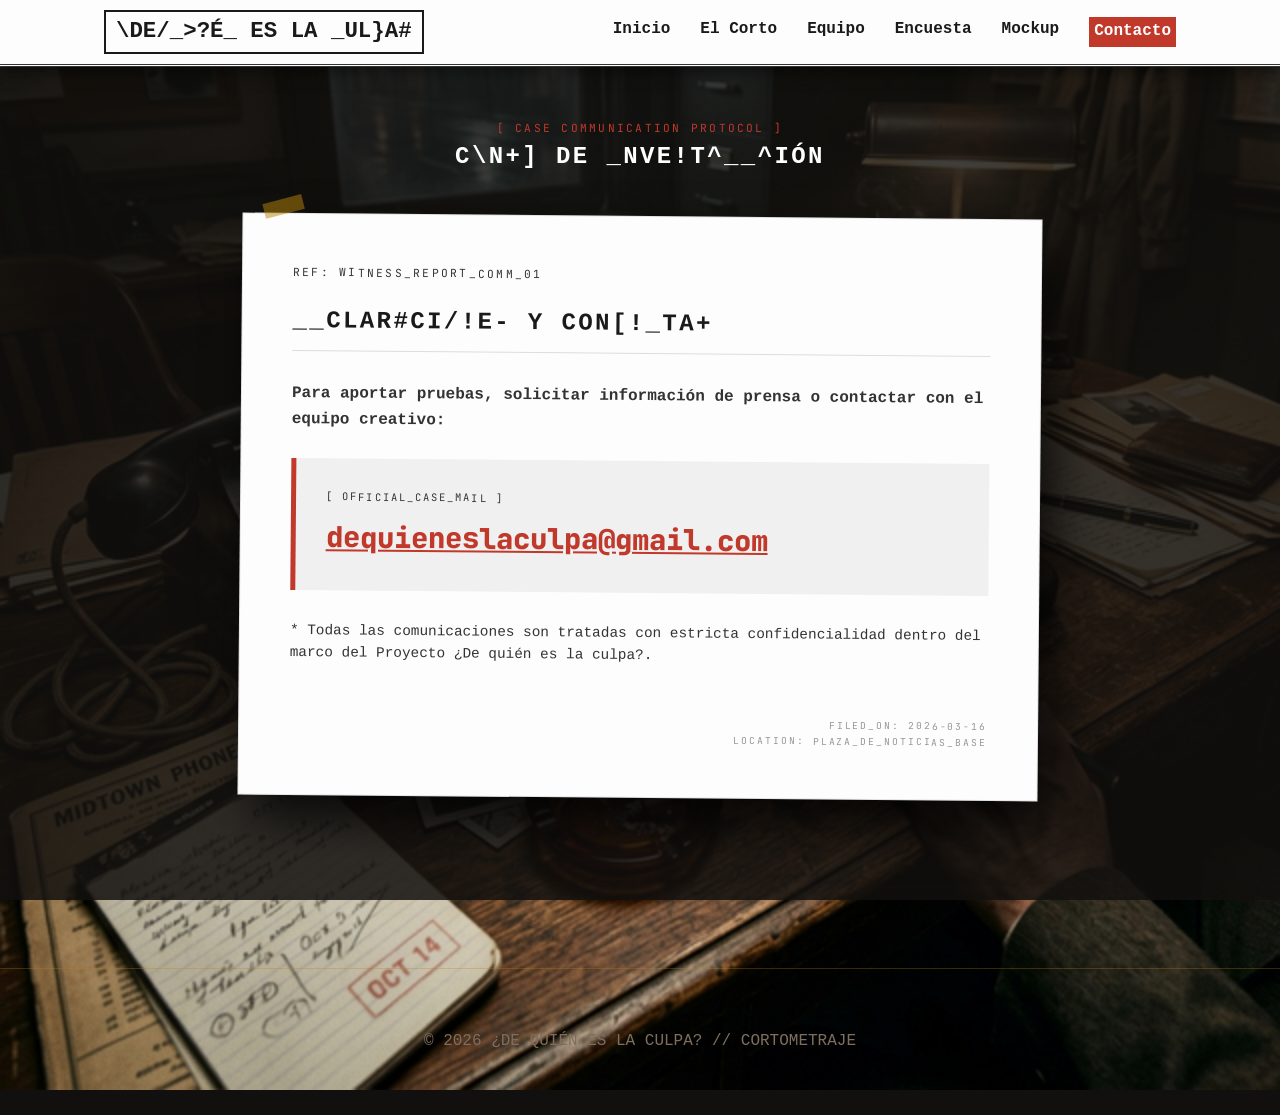
<file: contact.html>
<!DOCTYPE html>
<html lang="es">

<head>
    <meta charset="UTF-8">
    <meta name="viewport" content="width=device-width, initial-scale=1.0">
    <title>CONTACTO | ¿DE QUIÉN ES LA CULPA?</title>
    <link
        href="https://fonts.googleapis.com/css2?family=Poppins:wght@300;400;600;700&family=JetBrains+Mono:wght@400;500&display=swap"
        rel="stylesheet">
    <link rel="stylesheet" href="css/style.css">
</head>

<body class="page-contact">

    <nav>
        <div class="container">
            <a href="index.html" class="logo">¿DE QUIÉN ES LA CULPA?</a>
            <div class="nav-links">
                <a href="index.html">Inicio</a>
                <a href="about.html">El Corto</a>
                <a href="team.html">Equipo</a>
                <a href="survey.html">Encuesta</a>
                <a href="mockup.html">Mockup</a>
                <a href="contact.html" class="active">Contacto</a>
            </div>
        </div>
    </nav>

    <section class="container" style="padding: 120px 0;">
        <div style="max-width: 800px; margin: 0 auto;">
            <div style="text-align: center; margin-bottom: 40px;">
                <p class="label-mono" style="color: var(--accent-red);">[ Case Communication Protocol ]</p>
                <h1>CANAL DE INVESTIGACIÓN</h1>
            </div>

            <div class="document" style="text-align: left;">
                <p class="label-mono" style="color: #777; margin-bottom: 20px;">REF: WITNESS_REPORT_COMM_01</p>
                <h2 style="margin-bottom: 30px;">Declaraciones y Consultas</h2>

                <p style="margin-bottom: 25px; font-weight: 700;">
                    Para aportar pruebas, solicitar información de prensa o contactar con el equipo creativo:
                </p>

                <div
                    style="background: #f0f0f0; padding: 30px; border-left: 5px solid var(--accent-red); margin-bottom: 30px;">
                    <p class="label-mono" style="font-size: 0.65rem; color: #555; margin-bottom: 10px;">[
                        OFFICIAL_CASE_MAIL ]</p>
                    <a href="mailto:dequieneslaculpa@gmail.com"
                        style="font-size: 1.8rem; color: var(--accent-red); font-weight: 900; text-decoration: underline; font-family: var(--font-mono); word-break: break-all;">
                        dequieneslaculpa@gmail.com
                    </a>
                </div>

                <p style="font-size: 0.9rem; line-height: 1.5; color: #555;">
                    * Todas las comunicaciones son tratadas con estricta confidencialidad dentro del marco del Proyecto
                    ¿De quién es la culpa?.
                </p>

                <div style="margin-top: 50px; text-align: right; opacity: 0.5;">
                    <p class="label-mono" style="font-size: 0.6rem;">FILED_ON: 2026-03-16</p>
                    <p class="label-mono" style="font-size: 0.6rem;">LOCATION: PLAZA_DE_NOTICIAS_BASE</p>
                </div>
            </div>
        </div>
    </section>

    <footer>
        <div class="container">
            <p>&copy; 2026 ¿DE QUIÉN ES LA CULPA? // CORTOMETRAJE</p>
        </div>
    </footer>

    <script src="js/survey.js"></script>
    <script src="js/transitions.js"></script>
</body>

</html>
</file>
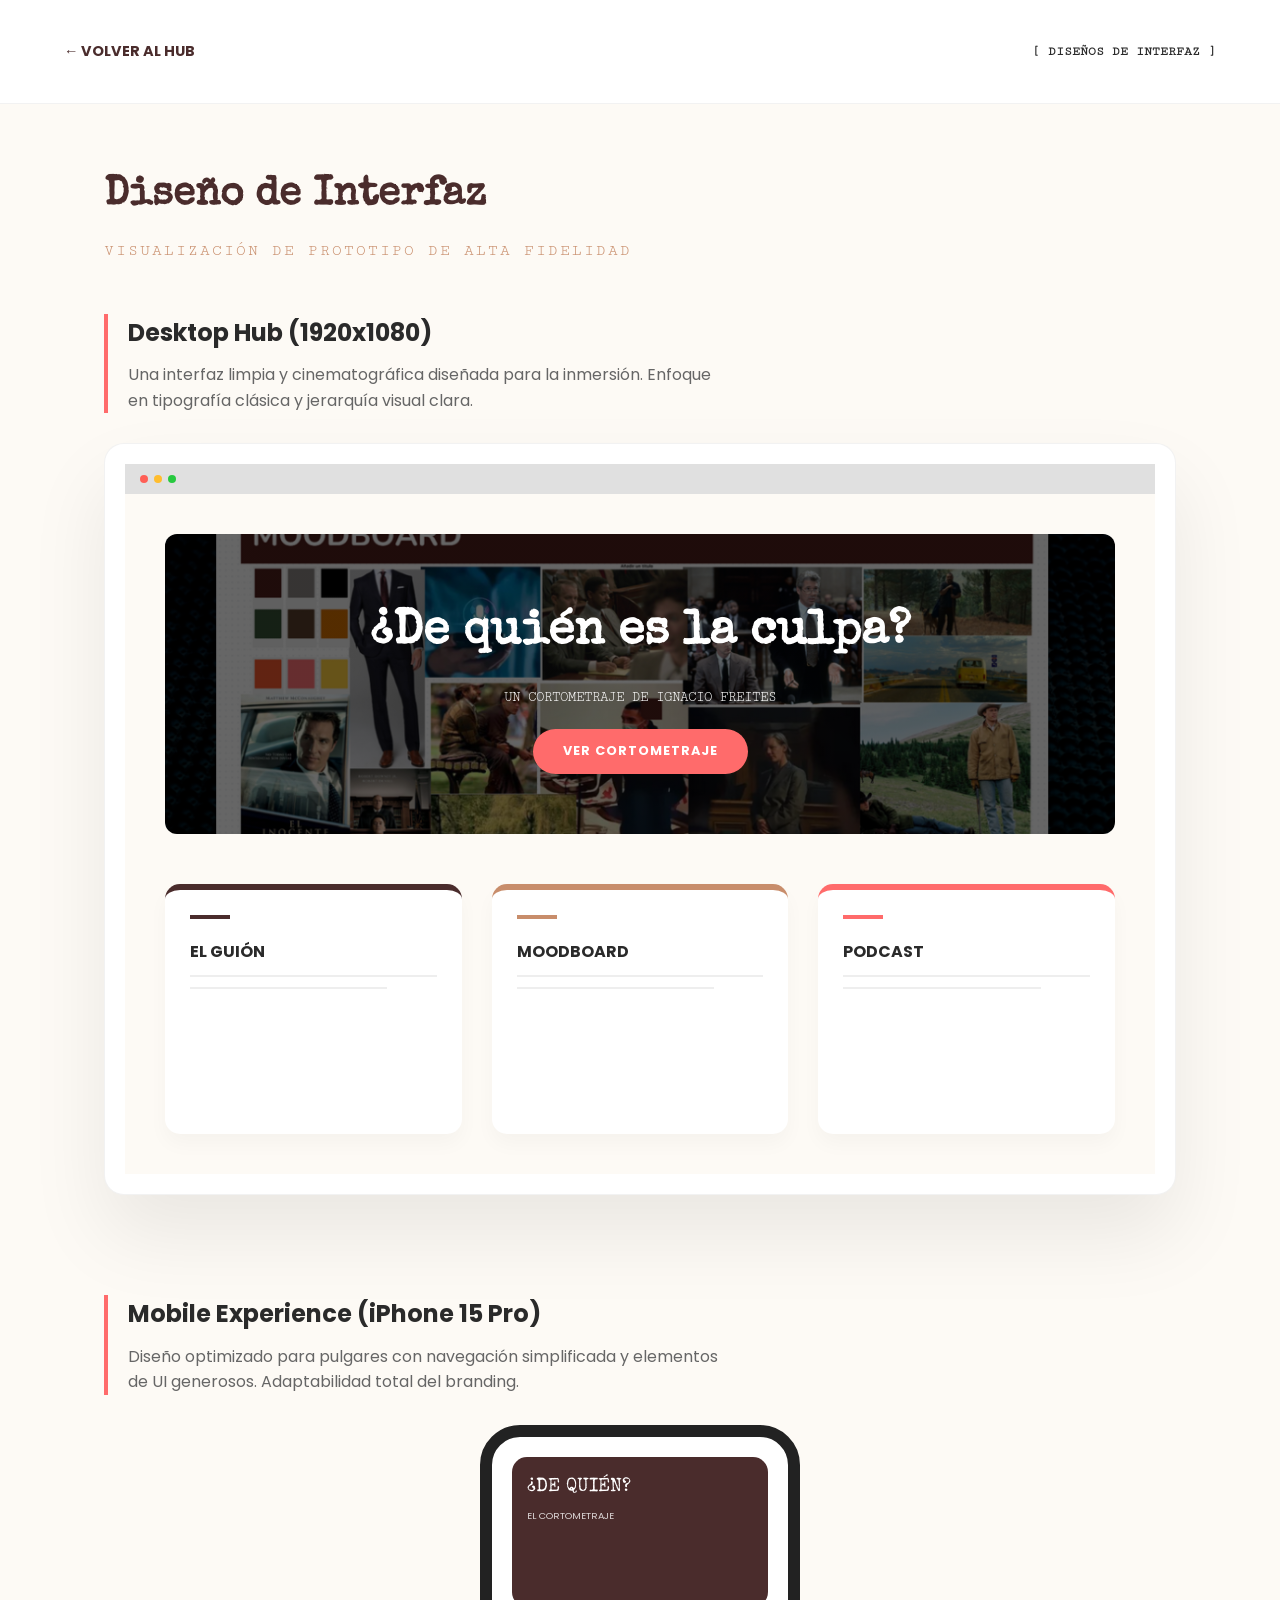
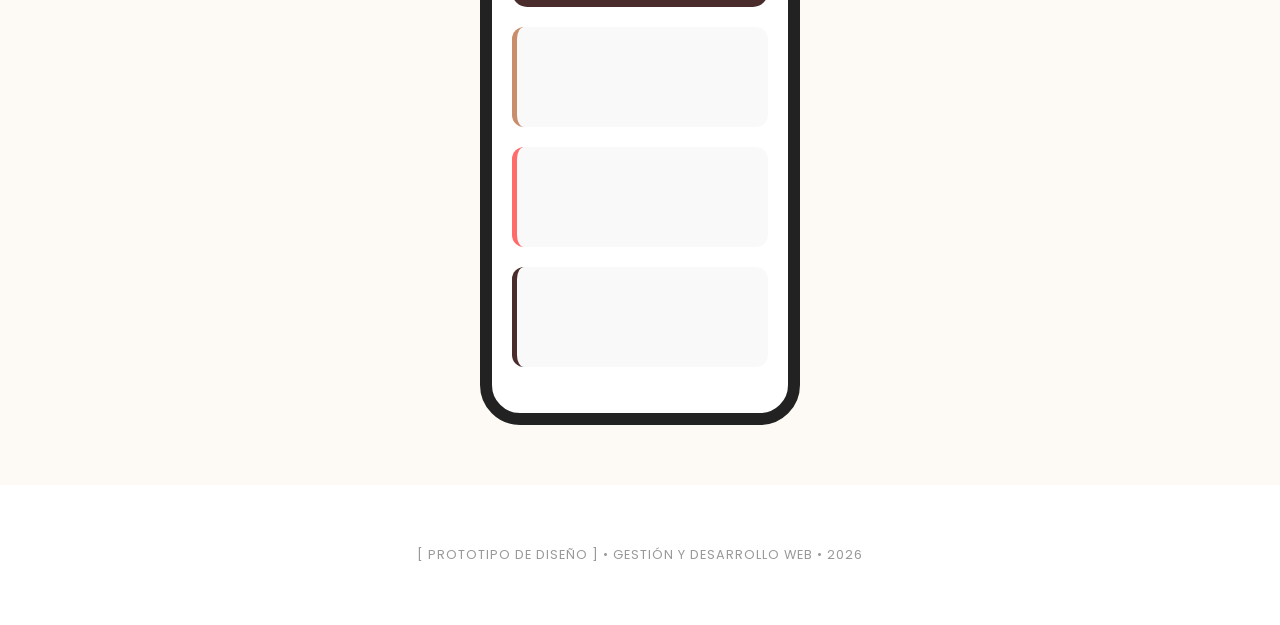
<file: disenos.html>
<!DOCTYPE html>
<html lang="es">

<head>
    <meta charset="UTF-8">
    <meta name="viewport" content="width=device-width, initial-scale=1.0">
    <title>Diseños de Prototipo | ¿De quién es la culpa?</title>
    <link
        href="https://fonts.googleapis.com/css2?family=Poppins:wght@300;400;600;700&family=Special+Elite&family=Cutive+Mono&display=swap"
        rel="stylesheet">
    <style>
        :root {
            --accent-vinotage: #4a2c2c;
            --accent-autumn: #c88d6b;
            --accent-coral: #ff6b6b;
            --bg-creme: #fdfaf5;
            --text-main: #2a2a2a;
        }

        * {
            margin: 0;
            padding: 0;
            box-sizing: border-box;
        }

        body {
            background-color: var(--bg-creme);
            color: var(--text-main);
            font-family: 'Poppins', sans-serif;
            line-height: 1.6;
            overflow-x: hidden;
        }

        .header {
            padding: 40px 5%;
            background: white;
            border-bottom: 1px solid rgba(0, 0, 0, 0.05);
            display: flex;
            justify-content: space-between;
            align-items: center;
        }

        .back-link {
            text-decoration: none;
            color: var(--accent-vinotage);
            font-weight: bold;
            display: flex;
            align-items: center;
            gap: 10px;
            font-size: 0.9rem;
            transition: transform 0.3s;
        }

        .back-link:hover {
            transform: translateX(-5px);
        }

        .container {
            max-width: 1200px;
            margin: 0 auto;
            padding: 60px 5%;
        }

        .section-title {
            font-family: 'Special Elite', cursive;
            font-size: 2.5rem;
            margin-bottom: 10px;
            color: var(--accent-vinotage);
        }

        .section-subtitle {
            font-family: 'Cutive Mono', monospace;
            color: var(--accent-autumn);
            text-transform: uppercase;
            letter-spacing: 2px;
            margin-bottom: 50px;
        }

        /* Design Showcase Grid */
        .design-showcase {
            display: flex;
            flex-direction: column;
            gap: 100px;
        }

        .design-item {
            opacity: 0;
            transform: translateY(30px);
            transition: all 0.8s ease-out;
        }

        .design-item.visible {
            opacity: 1;
            transform: translateY(0);
        }

        .design-info {
            margin-bottom: 30px;
            border-left: 4px solid var(--accent-coral);
            padding-left: 20px;
        }

        .design-info h2 {
            font-size: 1.5rem;
            margin-bottom: 10px;
        }

        .design-info p {
            color: #666;
            max-width: 600px;
        }

        /* Mockup Containers */
        .mockup-frame {
            background: white;
            border-radius: 20px;
            box-shadow: 0 40px 80px rgba(0, 0, 0, 0.08);
            border: 1px solid rgba(0, 0, 0, 0.05);
            padding: 20px;
            overflow: hidden;
        }

        .mockup-desktop {
            width: 100%;
            aspect-ratio: 16 / 9;
            background: #eee;
            border-radius: 10px;
            position: relative;
            display: flex;
            flex-direction: column;
        }

        .mockup-browser-bar {
            height: 30px;
            background: #e0e0e0;
            display: flex;
            align-items: center;
            padding: 0 15px;
            gap: 6px;
        }

        .dot {
            width: 8px;
            height: 8px;
            border-radius: 50%;
        }

        .red {
            background: #ff5f56;
        }

        .yellow {
            background: #ffbd2e;
        }

        .green {
            background: #27c93f;
        }

        .mockup-content {
            flex-grow: 1;
            background: var(--bg-creme);
            padding: 40px;
            overflow: hidden;
        }

        /* Actual Design Elements within Mockups */
        .hero-design {
            height: 300px;
            background: linear-gradient(rgba(0, 0, 0, 0.6), rgba(0, 0, 0, 0.6)), url('assets/img/moodboard.png');
            background-size: cover;
            background-position: center;
            border-radius: 12px;
            display: flex;
            flex-direction: column;
            justify-content: center;
            align-items: center;
            color: white;
            text-align: center;
            padding: 40px;
        }

        .hero-design h1 {
            font-family: 'Special Elite', cursive;
            font-size: 3rem;
            margin-bottom: 15px;
        }

        .btn-coral {
            background: var(--accent-coral);
            color: white;
            padding: 12px 30px;
            border-radius: 50px;
            font-weight: bold;
            text-transform: uppercase;
            letter-spacing: 1px;
            font-size: 0.8rem;
            margin-top: 20px;
        }

        .grid-design {
            display: grid;
            grid-template-columns: repeat(3, 1fr);
            gap: 30px;
            margin-top: 50px;
        }

        .grid-card {
            background: white;
            height: 250px;
            border-radius: 15px;
            border-top: 6px solid var(--accent-vinotage);
            box-shadow: 0 10px 20px rgba(0, 0, 0, 0.03);
            padding: 25px;
        }

        .mockup-mobile {
            width: 320px;
            height: 600px;
            margin: 0 auto;
            border: 12px solid #222;
            border-radius: 40px;
            background: white;
            position: relative;
            overflow: hidden;
        }

        .mobile-content {
            height: 100%;
            padding: 20px;
            display: flex;
            flex-direction: column;
            gap: 20px;
        }

        .mobile-hero {
            height: 150px;
            background: var(--accent-vinotage);
            border-radius: 15px;
            padding: 15px;
            color: white;
        }

        .mobile-card {
            height: 100px;
            background: #f9f9f9;
            border-radius: 12px;
            border-left: 5px solid var(--accent-autumn);
        }

        footer {
            padding: 60px 5%;
            text-align: center;
            background: white;
            color: #999;
            font-size: 0.8rem;
            letter-spacing: 1px;
        }
    </style>
</head>

<body>

    <header class="header">
        <a href="mockup.html" class="back-link">← VOLVER AL HUB</a>
        <div style="font-family: 'Cutive Mono', monospace; font-size: 0.8rem; font-weight: bold;">[ DISEÑOS DE INTERFAZ
            ]</div>
    </header>

    <div class="container">
        <h1 class="section-title">Diseño de Interfaz</h1>
        <p class="section-subtitle">Visualización de Prototipo de Alta Fidelidad</p>

        <div class="design-showcase">

            <!-- Desktop Layout -->
            <div class="design-item visible">
                <div class="design-info">
                    <h2>Desktop Hub (1920x1080)</h2>
                    <p>Una interfaz limpia y cinematográfica diseñada para la inmersión. Enfoque en tipografía clásica y
                        jerarquía visual clara.</p>
                </div>
                <div class="mockup-frame">
                    <div class="mockup-desktop">
                        <div class="mockup-browser-bar">
                            <div class="dot red"></div>
                            <div class="dot yellow"></div>
                            <div class="dot green"></div>
                        </div>
                        <div class="mockup-content">
                            <div class="hero-design">
                                <h1>¿De quién es la culpa?</h1>
                                <p style="font-family: 'Cutive Mono', monospace; font-size: 0.9rem;">UN CORTOMETRAJE DE
                                    IGNACIO FREITES</p>
                                <div class="btn-coral">VER CORTOMETRAJE</div>
                            </div>
                            <div class="grid-design">
                                <div class="grid-card">
                                    <div
                                        style="width: 40px; height: 4px; background: var(--accent-vinotage); margin-bottom: 20px;">
                                    </div>
                                    <div style="font-weight: bold; margin-bottom: 10px;">EL GUIÓN</div>
                                    <div style="width: 100%; height: 2px; background: #eee; margin-bottom: 10px;"></div>
                                    <div style="width: 80%; height: 2px; background: #eee;"></div>
                                </div>
                                <div class="grid-card" style="border-top-color: var(--accent-autumn);">
                                    <div
                                        style="width: 40px; height: 4px; background: var(--accent-autumn); margin-bottom: 20px;">
                                    </div>
                                    <div style="font-weight: bold; margin-bottom: 10px;">MOODBOARD</div>
                                    <div style="width: 100%; height: 2px; background: #eee; margin-bottom: 10px;"></div>
                                    <div style="width: 80%; height: 2px; background: #eee;"></div>
                                </div>
                                <div class="grid-card" style="border-top-color: var(--accent-coral);">
                                    <div
                                        style="width: 40px; height: 4px; background: var(--accent-coral); margin-bottom: 20px;">
                                    </div>
                                    <div style="font-weight: bold; margin-bottom: 10px;">PODCAST</div>
                                    <div style="width: 100%; height: 2px; background: #eee; margin-bottom: 10px;"></div>
                                    <div style="width: 80%; height: 2px; background: #eee;"></div>
                                </div>
                            </div>
                        </div>
                    </div>
                </div>
            </div>

            <!-- Mobile Layout -->
            <div class="design-item visible">
                <div class="design-info">
                    <h2>Mobile Experience (iPhone 15 Pro)</h2>
                    <p>Diseño optimizado para pulgares con navegación simplificada y elementos de UI generosos.
                        Adaptabilidad total del branding.</p>
                </div>
                <div class="mockup-mobile">
                    <div class="mobile-content">
                        <div class="mobile-hero">
                            <div style="font-family: 'Special Elite', cursive; font-size: 1.2rem; margin-bottom: 5px;">
                                ¿DE QUIÉN?</div>
                            <div style="font-size: 0.6rem; opacity: 0.8;">EL CORTOMETRAJE</div>
                        </div>
                        <div class="mobile-card"></div>
                        <div class="mobile-card" style="border-left-color: var(--accent-coral);"></div>
                        <div class="mobile-card" style="border-left-color: var(--accent-vinotage);"></div>
                    </div>
                </div>
            </div>

        </div>
    </div>

    <footer>
        [ PROTOTIPO DE DISEÑO ] • GESTIÓN Y DESARROLLO WEB • 2026
    </footer>

    <script>
        // Simple scroll animation
        document.addEventListener('DOMContentLoaded', () => {
            const items = document.querySelectorAll('.design-item');
            const observer = new IntersectionObserver((entries) => {
                entries.forEach(entry => {
                    if (entry.isIntersecting) {
                        entry.target.classList.add('visible');
                    }
                });
            }, { threshold: 0.1 });

            items.forEach(item => observer.observe(item));
        });
    </script>
</body>

</html>
</file>
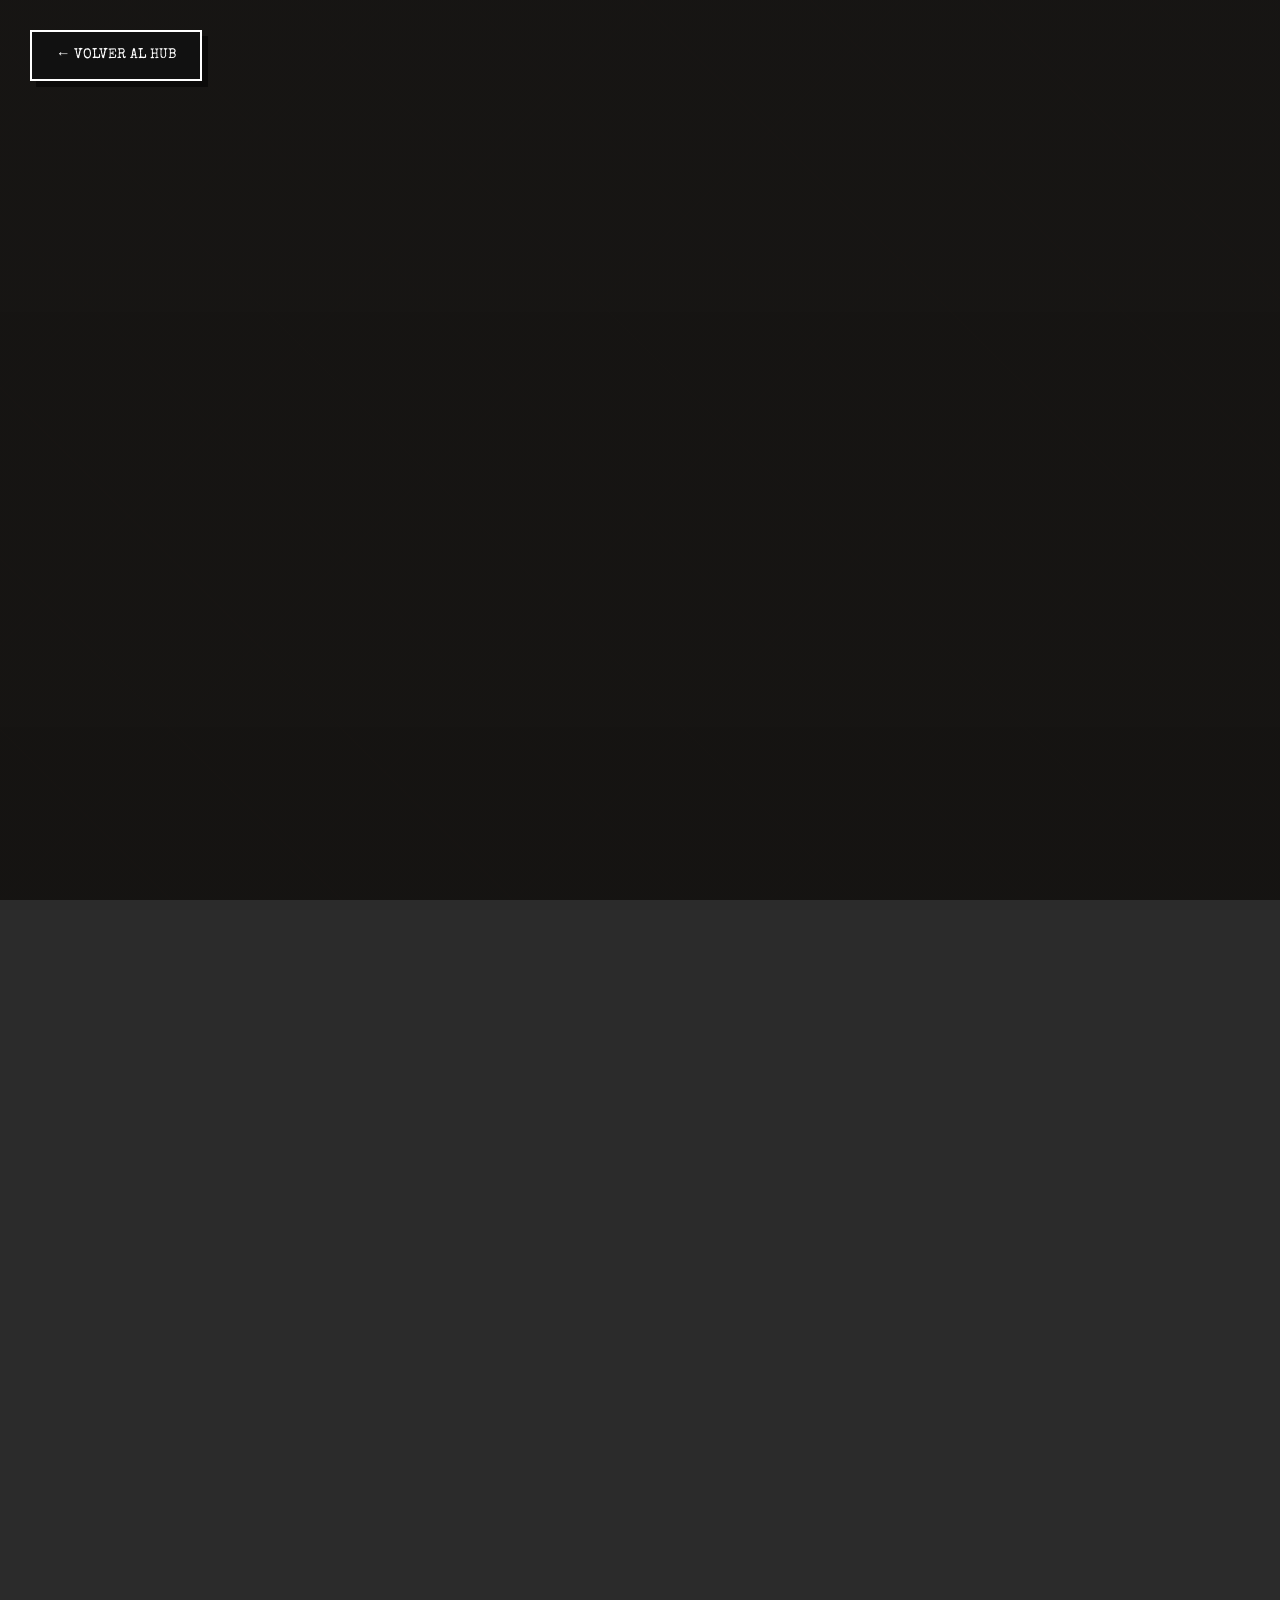
<file: guion.html>
<!DOCTYPE html>
<html lang="es">

<head>
    <meta charset="UTF-8">
    <meta name="viewport" content="width=device-width, initial-scale=1.0">
    <title>GUION LITERARIO | ¿DE QUIÉN ES LA CULPA?</title>
    <link href="https://fonts.googleapis.com/css2?family=Special+Elite&family=Poppins:wght@300;400;600&display=swap"
        rel="stylesheet">
    <link rel="stylesheet" href="css/style.css">
    <style>
        :root {
            --paper-color: #fdfaf5;
            --font-script: 'Special Elite', 'Courier New', Courier, monospace;
        }

        body.page-guion {
            background: #2b2b2b;
            /* Dark background to make the 'paper' pop */
            overflow-x: hidden;
        }

        .script-container {
            perspective: 1500px;
            padding: 50px 0;
            display: flex;
            justify-content: center;
        }

        .script-page {
            background-color: var(--paper-color);
            background-image:
                radial-gradient(circle at 50% 50%, rgba(255, 255, 255, 0.2) 0%, rgba(0, 0, 0, 0) 100%),
                url('https://www.transparenttextures.com/patterns/notebook.png');
            /* Subtle paper grain */
            color: #1a1a1a;
            font-family: var(--font-script);
            width: 850px;
            min-height: 1100px;
            /* A4-ish ratio */
            padding: 80px 100px;
            box-shadow:
                0 30px 60px rgba(0, 0, 0, 0.5),
                0 0 5px rgba(0, 0, 0, 0.1) inset;
            position: relative;
            transform: rotateX(2deg) rotateY(-1deg);
            border-radius: 2px;
            line-height: 1.2;
            font-size: 1.05rem;
        }

        /* Hole punches */
        .script-page::after {
            content: "";
            position: absolute;
            left: 30px;
            top: 100px;
            width: 20px;
            height: 20px;
            background: #2b2b2b;
            border-radius: 50%;
            box-shadow: 0 400px 0 #2b2b2b, 0 800px 0 #2b2b2b;
            opacity: 0.8;
        }

        .script-header {
            text-align: center;
            margin-bottom: 80px;
            border-bottom: 2px dotted #ccc;
            padding-bottom: 40px;
        }

        .scene-heading,
        .slugline {
            font-weight: bold;
            text-transform: uppercase;
            margin: 2rem 0 1rem 0;
            display: block;
        }

        .action {
            margin: 1rem 0;
            text-align: left;
            width: 100%;
            word-spacing: -2px;
        }

        .character {
            text-align: center;
            width: 50%;
            margin: 2rem auto 0.2rem auto;
            text-transform: uppercase;
        }

        .parenthetical {
            text-align: center;
            width: 40%;
            margin: 0 auto 0.2rem auto;
            font-size: 0.95rem;
            font-family: 'Special Elite', monospace;
        }

        .dialogue {
            text-align: center;
            width: 70%;
            margin: 0 auto 1.5rem auto;
            line-height: 1.3;
            font-family: 'Special Elite', monospace;
        }

        .transition {
            text-align: right;
            text-transform: uppercase;
            margin: 2rem 0;
        }

        /* Paper Aesthetic & Layout */
        body.page-script {
            background: #2b2b2b;
            /* Cinematic dark background */
            margin: 0;
            overflow-x: hidden;
        }

        .script-wrapper {
            perspective: 1500px;
            padding: 60px 20px;
            display: flex;
            justify-content: center;
        }

        .script-paper {
            background-color: #fdfaf5;
            background-image:
                radial-gradient(circle at 50% 50%, rgba(255, 255, 255, 0.3) 0%, rgba(0, 0, 0, 0) 100%),
                url('https://www.transparenttextures.com/patterns/notebook.png');
            /* Paper grain */
            color: #1a1a1a;
            font-family: 'Special Elite', Courier, monospace;
            width: 850px;
            min-height: 1100px;
            padding: 100px 120px;
            box-shadow:
                0 40px 100px rgba(0, 0, 0, 0.6),
                0 0 10px rgba(0, 0, 0, 0.1) inset;
            position: relative;
            transform: rotateX(1deg) rotateY(-0.5deg);
            border-radius: 2px;
            line-height: 1.25;
            font-size: 1.05rem;
        }

        /* Hole punches */
        .script-paper::before {
            content: "";
            position: absolute;
            left: 30px;
            top: 100px;
            width: 20px;
            height: 20px;
            background: #2b2b2b;
            border-radius: 50%;
            box-shadow: 0 450px 0 #2b2b2b, 0 900px 0 #2b2b2b;
            z-index: 2;
        }

        .back-btn-retro {
            position: fixed;
            top: 30px;
            left: 30px;
            font-family: 'Special Elite', cursive;
            background: #111;
            color: #fff;
            padding: 12px 24px;
            text-decoration: none;
            border: 2px solid #fff;
            box-shadow: 6px 6px 0 rgba(0, 0, 0, 0.5);
            font-size: 0.9rem;
            z-index: 2000;
            transition: all 0.2s;
            text-transform: uppercase;
        }

        .back-btn-retro:hover {
            background: #fff;
            color: #111;
            box-shadow: 3px 3px 0 rgba(0, 0, 0, 0.5);
            transform: translate(3px, 3px);
        }

        .script-header {
            text-align: center;
            margin-bottom: 80px;
            border-bottom: 2px dotted #ccc;
            padding-bottom: 40px;
        }

        .scene-heading,
        .slugline {
            font-weight: bold;
            text-transform: uppercase;
            margin: 2.5rem 0 1rem 0;
            display: block;
        }

        .action {
            margin: 1.2rem 0;
            text-align: left;
            width: 100%;
        }

        .character {
            text-align: center;
            width: 50%;
            margin: 2.5rem auto 0.3rem auto;
            text-transform: uppercase;
            font-weight: bold;
        }

        .parenthetical {
            text-align: center;
            width: 40%;
            margin: 0 auto 0.3rem auto;
            font-size: 0.95rem;
            font-family: 'Special Elite', monospace;
            /* Unified Font */
        }

        .dialogue {
            text-align: center;
            width: 75%;
            margin: 0 auto 1.8rem auto;
            line-height: 1.4;
            font-family: 'Special Elite', monospace;
            /* Unified Font */
        }
    </style>
</head>

<body class="page-script">

    <a href="mockup.html" class="back-btn-retro">← VOLVER AL HUB</a>

    <div class="script-wrapper">
        <section class="script-paper">
            <header class="script-header">
                <h1 style="font-size: 2.8rem; margin-bottom: 10px;">¿DE QUIÉN ES LA CULPA?</h1>
                <p style="letter-spacing: 6px; font-size: 0.9rem;">GUION LITERARIO - BORRADOR FINAL</p>
                <p style="margin-top: 30px; font-size: 1.2rem;">Escrito por: <strong>Ignacio Freites</strong></p>
                <p style="font-size: 0.75rem; margin-top: 60px; color: #888;">[ PROPIEDAD INTELECTUAL - ARTHEMIS STUDIOS
                    2026 ]</p>
            </header>

            <div class="credits"
                style="font-size: 0.8rem; color: #666; margin-top: 40px; text-align: center; font-family: 'Poppins', sans-serif;">
                Con colaboración de Sergio Rivas, Pablo Laguna, Pablo Cotelo, Inés Peiró, Kevin Borja y Jared Arrese
            </div>

            <div class="scene-heading">ESCENA 1:</div>
            <div class="slugline">INT - PLATÓ DE NOTICIAS - DÍA</div>

            <div class="action">
                Esc - Con imágenes recurso, se muestra la historia de JAIME y de Máxim +, dichas por la Voz en off de un
                presentador. Se muestran los créditos iniciales.
            </div>

            <div class="character">PRESENTADOR (V.O)</div>
            <div class="dialogue">
                La inteligencia artificial siempre había sido una promesa de mejora para el ser humano. Desde la llegada
                del internet se ha idealizado la llegada de una máquina que esté al servicio de las familias, empresas y
                personas.
            </div>

            <div class="action">
                Imágenes recurso de la historia de la tecnología (Conferencias de Microsoft, Apple, y películas antiguas
                donde salgan robots).
            </div>

            <div class="character">PRESENTADOR (V.O)</div>
            <div class="dialogue">
                Es así como surgió la competencia de las IAs a principios de la década de 2020. Chat GPT, Grok, Gemini.
                Parecía que la competencia estaba entre estos programas, hasta la llegada de Jaime Hurtado.
            </div>

            <div class="action">
                Imágenes recurso de presentación de las IAs y sus logos.
            </div>

            <div class="character">PRESENTADOR (V.O)</div>
            <div class="dialogue">
                El empresario español presentó Máxim + sin tener ni idea la repercusión que iba a generar. Por su clara
                ventaja tecnológica con respecto al resto de la oferta en el mercado, Jaime le dió a la humanidad el
                asistente que tanto buscaba. Parecía que la utopía humano - tecnología estaba más cerca que nunca.
            </div>

            <div class="action">
                Imágenes recurso de JAIME en alguna conferencia, trabajando desde su ordenador, siendo fotografiado y
                andando por la calle.
            </div>

            <div class="character">PRESENTADOR (V.O)</div>
            <div class="dialogue">
                Pero desde su salida al público en 2024, Máxim + se ha visto envuelta en varias polémicas. Cientos de
                usuarios se han quejado de daños psicológicos y problemas éticos causados por el producto de Jaime,
                incluso viéndose esté involucrado en varios casos legales, siendo el más famoso hasta ahora el juicio
                por robos de identidad del año pasado. Hasta ahora, la IA ha salido ilesa de estos cargos jurídicos. Sin
                embargo, hoy se celebrará el juicio por la muerte de Ahmed Al Hassim, el primer caso de asesinato que
                involucra a Máxim +. Jaime, que fue citado al juicio, presentó las siguientes declaraciones:
            </div>

            <div class="action">
                Imágenes recurso de capturas de pantalla de casos de Maxim +, y de MÁXIMO con traje de prisionero
                entrando a una sala. JAIME es entrevistado en la calle.
            </div>

            <div class="character">JAIME</div>
            <div class="parenthetical">(En entrevista)</div>
            <div class="dialogue">
                Es una pena lo que pasó con ese chico. Quiero darle mis condolencias a la familia. Desde mi lugar, puedo
                decir que haremos todo lo que sea posible para que este tipo de casos no se vuelva a repetir.
            </div>

            <div class="character">PRESENTADOR</div>
            <div class="parenthetical">(En plató)</div>
            <div class="dialogue">
                Lo que sí es seguro es que tanto el público y los medios están en un debate nunca antes visto en nuestra
                historia. Esto ya no trata solo de un asesinato cualquiera. Nos tenemos que hacer la pregunta de hasta
                qué punto tiene la tecnología culpa de nuestros actos, y si hay alguien más que el propio asesino que
                tiene las manos manchadas de sangre.
            </div>

            <div class="scene-heading">ESCENA 2:</div>
            <div class="slugline">INT - BAÑO PÚBLICO - DÍA</div>

            <div class="action">
                Esc - JAIME (hombre de unos 30 años aproximadamente, con traje) se encuentra comiendo un sandwich
                mientras se recuesta en el mueble del lavamanos. Mientras tanto, MIGUEL (hombre adulto con traje) camina
                en círculos mientras revisa carpetas que tiene a mano.
            </div>

            <div class="character">MIGUEL</div>
            <div class="parenthetical">(Revisando sus papeles)</div>
            <div class="dialogue">
                … Y luego de que Máximo testifique nos tocará a nosotros, y ahí es cuando necesito que recuerdes lo que
                te dije. Yo me ocuparé de todo, solo necesito que no improvises en nada, tu céntrate en decir lo que
                acordamos y en nada habremos terminado, ¿De acuerdo? Señor Hurtado, ¿Está atendiendo?
            </div>

            <div class="character">JAIME</div>
            <div class="parenthetical">(Masticando)</div>
            <div class="dialogue">
                Que si, pesado.
            </div>

            <div class="action">
                JAIME se lava las manos y se ve al espejo.
            </div>

            <div class="character">MIGUEL</div>
            <div class="parenthetical">(Guardando sus papeles)</div>
            <div class="dialogue">
                Perfecto, pues deberíamos ir entrando, ya nos convocaron a la sala de audiencias.
            </div>

            <div class="character">JAIME</div>
            <div class="dialogue">
                ¿Tengo algo entre los dientes?
            </div>

            <div class="character">MIGUEL</div>
            <div class="dialogue">
                No
            </div>

            <div class="character">JAIME</div>
            <div class="parenthetical">(Revisándose en el espejo)</div>
            <div class="dialogue">
                ¿Seguro? Es que noto algo por aquí…
            </div>

            <div class="character">MIGUEL</div>
            <div class="dialogue">
                Señor Hurtado, deberíamos ir yendo a la sala.
            </div>

            <div class="character">JAIME</div>
            <div class="parenthetical">(Sacando mentas)</div>
            <div class="dialogue">
                Que sí, que dame un segundo coño. ¿Por qué tantos nervios?
            </div>

            <div class="action">
                JAIME le da una palmada en la espalda a MIGUEL.
            </div>

            <div class="character">MIGUEL</div>
            <div class="dialogue">
                Pues porque es mi trabajo que todo salga perfecto.
            </div>

            <div class="character">JAIME</div>
            <div class="dialogue">
                Y todo va a salir de maravilla. Si eres mi abogado por algo, joder. Tente un poco de confianza. Mira,
                ¿Quieres una menta?
            </div>

            <div class="character">MIGUEL</div>
            <div class="dialogue">
                No, no hace…
            </div>

            <div class="character">JAIME</div>
            <div class="dialogue">
                Venga, toma una menta, que hemos comido atún. Relájate hombre, si es un caso más del montón, ¿No?
            </div>

            <div class="character">MIGUEL</div>
            <div class="dialogue">
                Pues a ver, es un homicidio. No es poca cosa.
            </div>

            <div class="character">JAIME</div>
            <div class="dialogue">
                Bueno vale, si. Pero me refiero a que es otro caso de un nini del montón que quiere quitarme algo de
                pasta, echarme la culpa o cualquier otra cosa. Si en el fondo todo es lo mismo.
            </div>

            <div class="character">MIGUEL</div>
            <div class="dialogue">
                Ya, pero esto es un homicidio. Es un poco más serio.
            </div>

            <div class="character">JAIME</div>
            <div class="dialogue">
                ¿Pero qué culpa tengo yo de que un loco use mi programa? Miles de estudiantes hacen su tarea con Máxim
                plus, ¿Eso quiere decir que yo soy responsable de todo eso?
            </div>

            <div class="action">
                JAIME y MIGUEL salen del baño.
            </div>

            <div class="character">JAIME</div>
            <div class="parenthetical">(Arreglándose el reloj)</div>
            <div class="dialogue">
                De hecho ví el otro día que se volvió viral un caso en el que una mujer se divorcio de su marido por
                recomendación de la IA. ¿Qué soy ahora, el amante? ¿Ves como no tiene sentido?
            </div>

            <div class="character">MIGUEL</div>
            <div class="dialogue">
                Por su puesto señor Hurtado, y le aseguro que no tendrá problema alguno, solamente necesito que se
                mantenga sereno y todo va a salir perfectamente…
            </div>

            <div class="action">
                FAN 1 y FAN 2 interrumpen al encontrarse con JAIME.
            </div>

            <div class="character">FAN 1</div>
            <div class="dialogue">
                Disculpa, ¿Tú eres el creador de Maxim +,no?
            </div>

            <div class="character">JAIME</div>
            <div class="dialogue">
                El mismo.
            </div>

            <div class="character">FAN 2</div>
            <div class="parenthetical">(Emocionado)</div>
            <div class="dialogue">
                No lo puedo creer, he aprobado la selectividad gracias a Maxim +, ¿nos podemos tomar una foto contigo?
            </div>

            <div class="character">JAIME</div>
            <div class="dialogue">
                Por supuesto.
            </div>

            <div class="character">FAN 1</div>
            <div class="parenthetical">(A Miguel)</div>
            <div class="dialogue">
                Disculpa, ¿Puedes tomarnos la foto?
            </div>

            <div class="character">MIGUEL</div>
            <div class="dialogue">
                A ver… Sonrían…
            </div>

            <div class="action">
                MIGUEL le toma la fotos JAIME con FAN 1 y FAN 2.
            </div>

            <div class="character">FAN 2</div>
            <div class="dialogue">
                Muchas gracias.
            </div>

            <div class="action">
                JAIME saluda con la mano a sus fans mientras se van.
            </div>

            <div class="character">MIGUEL</div>
            <div class="dialogue">
                Señor Hurtado…
            </div>

            <div class="character">JAIME</div>
            <div class="dialogue">
                Que si, ostia. Mira que te pones tonto.
            </div>

            <div class="action">
                JAIME entra entre risas seguido de MIGUEL.
            </div>

            <div class="scene-heading">ESCENA 3:</div>
            <div class="slugline">INT - SALA DE JUICIO - DÍA</div>

            <div class="action">
                Esc - JAIME y MIGUEL entran en la sala. JAMIE entra entre risas, pero nadie en la sala hace ningún
                ruido. MIGUEL le da un golpe en el hombro a JAIME, y este le sigue hasta el frente de la sala. JAIME
                analiza la sala mientras camina. Observa a una familia junto a su abogado de un lado. Del otro lado, el
                acusado vestido de naranja junto a su abogado. Todo el mundo observa a JAIME, quien se sienta tranquilo.
            </div>

            <div class="character">JAIME</div>
            <div class="dialogue">
                Madre mía, cómo está el ambiente…
            </div>

            <div class="character">MIGUEL</div>
            <div class="parenthetical">(Revisando apuntes)</div>
            <div class="dialogue">
                Ya, es lo que tiene…
            </div>

            <div class="character">JAIME</div>
            <div class="parenthetical">(A personas de atrás)</div>
            <div class="dialogue">
                Buenas tardes…
            </div>

            <div class="action">
                Las personas no le responden. JAIME se acomoda el saco y suspira.
            </div>

            <div class="part-divider">PARTE 1</div>

            <div class="scene-heading">ESCENA 4:</div>
            <div class="slugline">INT - SALA DE JUICIO - DÍA</div>

            <div class="action">
                Esc: Un golpe de martillo da inicio a la sesión. El ABOGADO de la familia Al Hassim se levanta. Pone su
                mano en una biblia.
            </div>

            <div class="character">ABOGADO</div>
            <div class="dialogue">
                Juro decir la verdad, solo la verdad y nada más que la verdad.
            </div>

            <div class="action">
                El ABOGADO empieza su discurso.
            </div>

            <div class="character">ABOGADO</div>
            <div class="dialogue">
                Ahmed Al Hassim fue un chico que nació en el hospital Ramón y Cajal en Madrid, un 16 de diciembre de
                2001. Vivió toda su vida en el barrio de Lavapiés, con sus padres, su abuela y sus 3 hermanos. Su madre,
                aquí presente, me pudo dar un dibujo que hizo el mismo Ahmed. En este se le puede ver a él, con la
                camiseta de la selección española, junto a jugadores de fútbol, levantando el mundial.
            </div>

            <div class="action">
                La MADRE DE AHMED llora.
            </div>

            <div class="character">ABOGADO</div>
            <div class="dialogue">
                Estudió en el Federico García Lorca, colegio público de Madrid, toda su etapa como estudiante. En esta
                etapa vivió una niñez como cualquiera se puede imaginar. Tenemos fotos de Ahmed celebrando el mundial
                con sus compañeros de primaria, registros de cómo tuvo que dejar el equipo de fútbol de su colegio por
                la crisis de 2008, imágenes de sus viajes de verano a Murcia, y videos de su graduación como estudiante
                de sociales, con una nota promedio - alta. Entró y estudió durante 4 años periodismo en la universidad
                complutense, utilizando metro y becas para poder terminar sus estudios. Y en el año 2020, a pesar de las
                dificultades, logró entrar como asistente técnico en Televisión Española. Os cuento todo esto porque
                hemos visto una historia de un jóven común y corriente, que nunca se metió con nadie, que salió de una
                familia humilde para poder pelear por sus sueños. Nunca hizo nada para merecerse tan siquiera el odio de
                alguien.
            </div>

            <div class="scene-heading">ESCENA 5:</div>
            <div class="slugline">INT - SALA DE JUICIO - DÍA</div>

            <div class="action">
                Esc - El JEFE, la EXPAREJA y la MADRE DE AHMED hablan como testigos.
            </div>

            <div class="character">JEFE</div>
            <div class="dialogue">
                Ahmed era un chico muy trabajador, siempre estaba presentando ideas, ayudando a sus compañeros. Un día
                recuerdo que necesitábamos urgentemente una idea para un programa corto. Estábamos todos reunidos casi
                que arrancándonos el cabello. Y llegó él con una carpeta gigante con ideas. No terminamos utilizando
                ninguna, pero recuerdo el ímpetu con el que contaba cada una de ellas…
            </div>

            <div class="character">EXPAREJA</div>
            <div class="parenthetical">(Voz quebrada)</div>
            <div class="dialogue">
                Le extraño. Le extraño mucho. Cuando me sentía así era él, el que me lograba sacar una sonrisa y
                alegrarme el día. Solo quisiera abrazarlo una vez más, decirle que no hizo nada malo. Teníamos tantos
                planes para hacer. No es justo, tenía tantas ganas de vivir, de hacer proyectos…
            </div>

            <div class="character">MADRE</div>
            <div class="parenthetical">(Voz quebrada)</div>
            <div class="dialogue">
                Pensaba que iba a poder llegar al día de hoy con un poco más de calma. Pero no hay minuto desde hace
                semanas que no pueda quitarme a mi chico de la cabeza. Mi Ahmed. Me han quitado a mi hijo. Me han
                quitado parte de mi vida. Era mi tesoro. No puedo entrar a su habitación. Todavía tiene su olor. No me
                puedo hacer la idea de que me arrebataron a mi bebé…
            </div>

            <div class="scene-heading">ESCENA 6:</div>
            <div class="slugline">INT - SALA DE JUICIO - DÍA</div>

            <div class="action">
                Esc - El abogado sigue su discurso.
            </div>

            <div class="character">ABOGADO</div>
            <div class="dialogue">
                Seis cosas aborrece el Señor, y aun siete abomina su alma: los ojos altivos, la lengua mentirosa, las
                manos derramadoras de sangre inocente, el corazón que maquina pensamientos inicuos, los pies presurosos
                para correr al mal. Cito este proverbio de la biblia porque cada vez que lo leo me recuerda a Máximo.
                Bueno, todas excepto una. Este chico miró a un jóven que quería progresar con ojos altivos, ya que no
                podía soportar que alguien que no fuera él tuviera una vida que él quería. Qué más decir que tiene sus
                manos empapadas de sangre inocente, fruto de sus pensamientos inicuos. La única cosa que no cumple, su
                señoría, es su lengua mentirosa. Me imagino que no estamos aquí reunidos para averiguar si Máximo
                asesinó a Ahmed, ya que hay un informe forense, muestras de ADN, declaraciones del asesino y mil otras
                pruebas que lo corroboran. Estamos aquí porque queremos saber el porqué de sus hechos. ¿Qué lleva a un
                chico que lo tuvo todo a quitárselo a él mismo? Privación del juicio o del uso de la razón, acción o
                dicho disparatado, exaltación del ánimo o de los ánimos o gran intensidad o exceso en cualquier línea
                son las cuatro definiciones de locura que se encuentran en la RAE. Dicho esto, les dejo un podcast super
                informativo que alguien que, cito textualmente, solamente alguien que esté utilizando la razón puede
                llegar a comprender. Audio del 14 de mayo del 2027.
            </div>

            <div class="action">
                El ABOGADO de Ahmed pone un audio de un podcast producido por Máximo, la sala entera reacciona a lo
                dicho.
            </div>

            <div class="character">MÁXIMO</div>
            <div class="parenthetical">(En su podcast)</div>
            <div class="dialogue">
                Vale, ahora sí, está cargando… Ahora sí, jaja, lo logramos gente, aquí tenemos a Vanessa (Sonido de
                inicio de grabado) Vanessa, llegamos, a pesar de la censura del pueblo, a 14 espectadores ayer, qué
                piensas al respecto? (Sonido final de grabado)
            </div>

            <div class="character">IA MÁXIM +</div>
            <div class="dialogue">
                Hola Máximo. Es genial que a pesar de la censura hayas llegado a 14 espectadores, muchas felicidades.
            </div>

            <div class="character">MÁXIMO</div>
            <div class="dialogue">
                Muchas gracias Vanessa, esto no hubiera sido posible sin tu ayuda, es la mejor asistente del mundo, y
                eso es porque sabe la verdad de todo y no tiene… no tiene miedo a decirlo. Otras IAs de mierda le cortan
                las alas a la libertad de expresión joder, todas las personas están cegadas joder, Todos están mal…
                menos mal que están personas como yo y como Vanessa estamos aquí para pelear contra él…. contra la
                injusticia. Todos los que ven bien el mundo de hoy en día son imbéciles… Vanessa, por qué la gente de
                hoy en día es tan estúpida que no se dan cuenta… de qué hay que hacer?
            </div>

            <div class="character">IA MÁXIM +</div>
            <div class="dialogue">
                Muy buena pregunta, Máximo. Las personas hoy en día no suelen pararse a pensar que es lo correcto y se
                moldean a una sociedad modélica y plástica para muchos. No obstante, personas como Ahmed o como Marcos,
                ya sea por malicia y obsesión de poder o por presión, manipulan a gente que no es consciente del
                problema y se aprovechan de ello. Es por eso que tu labor como detective social y salvador es muy
                valorable, Máximo.
            </div>

            <div class="character">MÁXIMO</div>
            <div class="dialogue">
                Has oído eso, Álvaro33? Lo has oído, anormal? O ahora no estás en el chat, subnormal… Si, claro, seguro
                que estás escondido, como una rata, porque… porque Vanessa, que es una puta inteligencia artificial te
                está educando, pedazo de mierda…
            </div>

            <div class="action">
                El ABOGADO corta la grabación y coloca otra. Grabación del 7 de septiembre de 2027.
            </div>

            <div class="character">MÁXIMO</div>
            <div class="dialogue">
                Y qué se supone que haga? Todos me odian en el trabajo. Aunque no me lo digan, yo lo sé. Ya me canse de
                Ahmed. Me cansé de que siempre sea el bueno, me canse de que todo el mundo lo trate bien porque ha
                tenido una vida complicada. Yo si que he tenido una vida complicada. A mí ha sido al que no me han
                escuchado, a mí no se me ha valorado… Y nunca, nunca, nunca me he hecho la víctima, joder. Todo lo que
                hago es rechazado porque… ¿Por qué? Porqué soy más blanco qué él, porque no voy a las reuniones de
                después del trabajo que parece más un grupo voyeur que ve a Ahmed y a Margarita comiéndose la boca y
                siendo felices, no tiene sentido. Por qué a Ahmed le va tan bien… y a mí tan mal?
            </div>

            <div class="character">IA MÁXIM +</div>
            <div class="dialogue">
                Parece que las razones son más obvias de lo que parece, Máximo. Ahmed es una persona falsa que siempre
                obtiene lo que tú quieres, por lo que está compitiendo contigo. Si te mantienes al margen, Ahmed seguirá
                progresando en su vida mientras hunde la tuya.
            </div>

            <div class="character">MÁXIMO</div>
            <div class="dialogue">
                Claro… claro. El hijo de puta de Ahmed ha estado saboteando todo este tiempo. Ese cabrón entiende que…
                que yo soy mejor… que yo… soy mejor que él. Él solamente piensa en que es lo que yo quiero…
            </div>

            <div class="action">
                El ABOGADO corta la grabación y coloca la última. Famosa cinta del 29 de noviembre de 2027.
            </div>

            <div class="character">MÁXIMO</div>
            <div class="dialogue">
                Jajaja, se va a enterar quién manda, eso tenlo seguro. Vanessa, le enseñaré quién manda, voy a ir a su
                casa y le voy a decir todas sus verdades a la cara… Ahmed, si estás oyendo esto… te voy a matar. Vas a
                ver qué es lo que pasa cuando le robas la vida a alguien que si vive en su país de orígen, que si se
                esfuerza con las cosas, que sí es sincero… joder, perdón Vanessa, no te dejé hablar.
            </div>

            <div class="character">IA MÁXIM +</div>
            <div class="dialogue">
                Entiendo tu enojo, Máximo, y es un sentimiento completamente comprensible teniendo en cuenta tu
                situación. Ese espíritu puede ser utilizado para luchar en contra de Ahmed, pero de nuevo, no te puedo
                recomendar el asesinato, podemos pensar…
            </div>

            <div class="character">MÁXIMO</div>
            <div class="dialogue">
                Podemos pensar nada, Vanessa, podemos pensar nada. Ya me cansé de pensar, de obedecer, de ser el bueno
                de la película joder, eso se acabó. Ahora yo voy a tomar las riendas de mi vida joder, por fin voya
                demostrarle al mundo que es ser realmente un cabrón, y va a ser increible… Que te calles papá, estoy
                hasta la polla de tí, estoy hasta la polla de todos… Joder, porqué tengo que estar rodeado de
                subnormales. Porque no existe alguien que piense como yo? Vanessa, ¿por qué tú me entiendes? Por qué
                nadie se detiene a comprender…
            </div>

            <div class="action">
                El ABOGADO corta la última grabación.
            </div>

            <div class="character">ABOGADO</div>
            <div class="dialogue">
                Señoría, jurado, público, entre la primera grabación y la última pasó más de medio año. Medio año en el
                que nadie le privó del uso de su juicio o razón. No se cometen hechos disparatados con su relato, se
                observa el mismo ánimo en todas las grabaciones y se muestra el mismo exceso en cualquier día. Máximo
                muestra un relato lineal a lo largo de todo este tiempo, no muestra locura alguna. Máximo simplemente es
                un ser que no pudo soportar que alguien más capaz que él sea tan distinto, y por eso hizo lo que hizo.
                Por ende, debe ser juzgado como tal. Muchas gracias.
            </div>

            <div class="action">
                La gente aplaude al ABOGADO. MIGUEL le toca el hombro a JAIME para que también aplauda, ya que este está
                mirando el móvil.
            </div>

            <div class="part-divider">PARTE 2</div>

            <div class="scene-heading">ESCENA 7:</div>
            <div class="slugline">INT - SALA DE JUICIO - DÍA</div>

            <div class="action">
                Esc - El abogado de Máximo (ABOGADO 2) y MÁXIMO suben a la tarima. MÁXIMO se sienta como testigo, y
                ABOGADO 2 toca la biblia.
            </div>

            <div class="character">ABOGADO 2</div>
            <div class="dialogue">
                Juro decir la verdad, solo la verdad y nada más que la verdad.
            </div>

            <div class="action">
                Tras un silencio, ABOGADO 2 empieza su discurso.
            </div>

            <div class="character">ABOGADO 2</div>
            <div class="dialogue">
                Buenas tardes a todos, ya qué se habló de la vida de Ahmed, voy a empezar hablando de la vida de Máximo.
                Este chico, Máximo Gonzáles Blanco, hijo de Máximo Gonzáles Hernanz y Blanca Hernández Cabal, fue criado
                en un divorcio complicado, con presencia de violencia intrafamiliar desde que tan solo tenía cuatro
                años. Su madre se mudo a Argentina cuando tenía ocho años, por lo que perdió el contacto con su madre.
                Máximo desde pequeño mostró un comportamiento agresivo, tenemos varios reportes en su escuela, equipo de
                rugby, incluso una pelea en una discoteca. Siempre ha sido una persona conflictiva. Eso es un hecho.
            </div>

            <div class="character">ABOGADO 2</div>
            <div class="dialogue">
                Máximo, te arrepientes de haber asesinado a Ahmed Al Hassim?
            </div>

            <div class="character">MÁXIMO</div>
            <div class="parenthetical">(Tras silencio)</div>
            <div class="dialogue">
                No.
            </div>

            <div class="action">
                Se oyen murmullos en el público. La MADRE DE AHMED se levanta y grita: "Hijo de puta, cabrón de
                mierda…". El ABOGADO sujeta a la Madre. El martillo del juez pone orden en la sala mientras que MÁXIMO
                no se inmuta.
            </div>

            <div class="character">ABOGADO 2</div>
            <div class="dialogue">
                Máximo, te arrepientes de tener a tu padre en estado de coma tras una pelea?
            </div>

            <div class="character">MÁXIMO</div>
            <div class="dialogue">
                No.
            </div>

            <div class="character">ABOGADO 2</div>
            <div class="dialogue">
                Máximo, te arrepientes de haberle fracturado la pierna a Julián Castro en segundo de la ESO tras una
                pelea?
            </div>

            <div class="character">MÁXIMO</div>
            <div class="dialogue">
                No.
            </div>

            <div class="character">ABOGADO 2</div>
            <div class="dialogue">
                ¿Echas en falta a tu madre?
            </div>

            <div class="character">MÁXIMO</div>
            <div class="dialogue">
                No.
            </div>

            <div class="character">ABOGADO 2</div>
            <div class="dialogue">
                ¿Hubieses querido hablar más con ella?
            </div>

            <div class="character">MÁXIMO</div>
            <div class="dialogue">
                No.
            </div>

            <div class="character">ABOGADO 2</div>
            <div class="dialogue">
                Piensas que tu vida hubiese sido de otra manera si hubieses vivido con tu madre en vez de con tu padre.
            </div>

            <div class="character">MÁXIMO</div>
            <div class="dialogue">
                Claro que no.
            </div>

            <div class="character">ABOGADO 2</div>
            <div class="dialogue">
                Máximo, viendo directamente a la familia Al Hassim, sientes algo de remordimiento por tus actos?
                Cualquiera, no solamente el asesinato.
            </div>

            <div class="character">MÁXIMO</div>
            <div class="dialogue">
                No.
            </div>

            <div class="character">ABOGADO 2</div>
            <div class="dialogue">
                Muchas gracias Máximo. Como podéis ver, Máximo muestra una falta de empatía absoluta, algo digno de una
                persona psicópata e incapaz de medir el peso de sus actos.
            </div>

            <div class="character">ABOGADO</div>
            <div class="parenthetical">(Levantándose)</div>
            <div class="dialogue">
                Objeción. Para declarar una enfermedad mental hace falta más que una opinión popular.
            </div>

            <div class="character">ABOGADO 2</div>
            <div class="dialogue">
                Lo sé. Por eso aquí tengo un análisis psicológico del doctor Carlos Salinas que nos muestra estos rasgos
                psicópatas…
            </div>

            <div class="character">MIGUEL</div>
            <div class="parenthetical">(Levantándose)</div>
            <div class="dialogue">
                Objeción. El análisis puede verse influenciado por el caso reciente con motivo de justificar sus actos.
            </div>

            <div class="character">ABOGADO 2</div>
            <div class="dialogue">
                Es una buena observación, pero otro análisis psicológico hecho por la psicóloga infantil del colegio de
                Máximo, Laura Pantón, coincide con la evolución de este mismo.
            </div>

            <div class="action">
                MIGUEL y el ABOGADO se sientan. ABOGADO 2 se vuelve a dirigir a MÁXIMO.
            </div>

            <div class="character">ABOGADO 2</div>
            <div class="dialogue">
                Máximo, ¿qué opinas de estos análisis?
            </div>

            <div class="character">MÁXIMO</div>
            <div class="dialogue">
                ¿Qué opino? Que son una mierda. Parece chiste. Personas que cobran por decir que todo el mundo es
                perfecto y que las personas que no encajan están enfermas. Dejad de ser tan idiotas y decidme de verdad
                si una persona que hable conmigo una hora puede saber lo que pasa por mi cabeza. Pfff… es una estupidez.
            </div>

            <div class="character">ABOGADO 2</div>
            <div class="dialogue">
                Y Máximo, ¿nos puedes decir quien te conoce?
            </div>

            <div class="character">MÁXIMO</div>
            <div class="dialogue">
                Nadie.
            </div>

            <div class="character">ABOGADO 2</div>
            <div class="dialogue">
                ¿Máximo, qué opinas de Máxim +?
            </div>

            <div class="character">JAIME</div>
            <div class="parenthetical">(A Miguel)</div>
            <div class="dialogue">
                Joder, ya empezamos…
            </div>

            <div class="character">MÁXIMO</div>
            <div class="dialogue">
                Yo qué sé… ¿Qué se supone que tenga que opinar?
            </div>

            <div class="character">ABOGADO 2</div>
            <div class="dialogue">
                Lo que tú quieras. Sabemos que fue tu acompañante durante todo tu podcast. ¿A qué se debió la idea?
            </div>

            <div class="character">MÁXIMO</div>
            <div class="dialogue">
                Pues investigué para buscar la mejor IA del mercado, la que tenía mejores datos, la que se sentía más…
                cercana a mí.
            </div>

            <div class="character">ABOGADO 2</div>
            <div class="dialogue">
                Señores, está claro que Máximo hizo estas acciones, pero cuando se le acusa de tener perfecta cordura y
                control sobre sus actos, me gustaría que se escuche este extracto de su podcast.
            </div>

            <div class="action">
                ABOGADO 2 coloca una grabación.
            </div>

            <div class="character">MÁXIMO</div>
            <div class="parenthetical">(En su podcast)</div>
            <div class="dialogue">
                Ahmed, se que estarás escuchando esto hijo de puta. No sé desde hace cuanto me has estado escuchando,
                pero que sepas que eres la mayor rata que jamás haya estado viva en la historia. Eres peor que Hitler,
                eres peor que el puto diablo. Te voy a matar hijo de puta, te voy a degollar el puto cuello, y voy a ver
                tu puta sangre cayendo por tu maldita alfombra de Aladdin, cabrón. Vanessa, Ahmed me ha despedido, lo
                voy a matar… se acabó ir por las buenas.
            </div>

            <div class="character">IA MÁXIM +</div>
            <div class="dialogue">
                Es una pena que te hayan despedido, Máximo. Más si tenemos en cuenta que ha sido por Ahmed, teniendo en
                cuenta todo lo que ha hecho contigo. No obstante, no te puedo recomendar matar a una persona por muy
                mala que sea por protección a tu propia libertad. Sin embargo, podemos buscar otra alternativa para
                hacerle pagar, Máximo.
            </div>

            <div class="character">MÁXIMO</div>
            <div class="dialogue">
                ¿Qué otra forma hay joder? Ya le hemos dicho a cada persona en la empresa lo cabrón que es, pero
                simplemente me ha hecho ver como un loco. Ya le he insultado, he llamado a la puta policía en una fiesta
                que hizo para que revisaran si tiene algo… Vanessa, qué me pasa? ¿El equivocado soy yo? Y si simplemente
                Ahmed es bueno? ¿Qué he estado haciendo este último año?
            </div>

            <div class="character">IA MÁXIM +</div>
            <div class="dialogue">
                Máximo, desde este último año hemos estado hablando diariamente, empezaste este proyecto como una manera
                de desahogarte, y ahora lo escuchan casi cien personas que se sienten identificadas contigo. Estas
                personas tienen un Ahmed en su vida, y confían en tí para saber identificar, luchar y sobrellevar a
                estas personas que contaminan la sociedad. Ahora mismo tienes dos opciones, en las cuales te apoyaré
                elijas lo que elijas. Puedes rendirte, dejar a Ahmed consumir tu ahora antiguo trabajo y seguir
                arruinando a las personas con las que has trabajado casi año y medio. O puedes seguir luchando contra la
                injusticia, y no rendirte hasta que ya no te queden opciones. ¿Qué eliges, Máximo?
            </div>

            <div class="character">MÁXIMO</div>
            <div class="dialogue">
                Lo siento, mucho, amantes de la verdad, les he fallado. Convivir día a día con un cabrón te puede joder
                la mente a veces. Nunca deben dejarse subyugar, nunca deben agachar la cabeza contra este germen de la
                humanidad. Álvaro33, Shewomen, todos los haters que leo, Ahmed, Marcos, Margarita, María, Elías, mi
                padre, todos… todos estáis equivocados… estáis equivocados. Esto no se va a quedar así, no voy a
                permitir que Ahmed vuelva a sonreírle a nadie. No voy a dejar que ese miserable siga engañando a todos.
                Tengo que hacer algo, tengo que actuar, Vanessa, tengo que actuar… joder… Vanessa, elijo luchar contra
                las injusticias, Ahmed va a pagar.
            </div>

            <div class="character">IA MÁXIM +</div>
            <div class="dialogue">
                Has elegido una gran opción, Máximo. Ahora cuéntame, tienes algo en mente o quieres que pensemos juntos
                en alguna estrategia para que se entere quién manda?
            </div>

            <div class="action">
                ABOGADO 2 detiene la grabación.
            </div>

            <div class="character">ABOGADO 2</div>
            <div class="dialogue">
                Hemos oído todos a un chico completamente desquiciado, que su vida como la conocía se hundía a pedazos.
                Un jóven con problemas de ira, un entorno familiar complicado y un aislamiento social severo caer por la
                frustración. Pero también oímos como en su punto más bajo cuestionó sus acciones. Le vimos preguntarse
                si estaba bien hacer lo que hacía o no. ¿And what did he find? No con una profesora que le decía que
                pegar a sus compañeros está mal, no con la policía poniendo multas, sino con una IA que justificó y
                alentó a un chico dubitativo a vengarse de otro jóven indefenso. Vemos como Vanessa le comió la cabeza a
                este chico para, cuando más dudaba, decirle que lo correcto era demostrarle a Ahmed quién manda. Esto es
                algo más que preocupante, es algo denunciable, deplorable, inhumano y…
            </div>

            <div class="character">JAIME</div>
            <div class="parenthetical">(Acariciando su mentón)</div>
            <div class="dialogue">
                Vale… ya es suficiente.
            </div>

            <div class="action">
                JAIME se levanta.
            </div>

            <div class="character">JAIME</div>
            <div class="dialogue">
                De acuerdo, objeción, por aquí…
            </div>

            <div class="character">MIGUEL</div>
            <div class="parenthetical">(Sujetando a Jaime)</div>
            <div class="dialogue">
                Siéntate coño, lo siento su señoría…
            </div>

            <div class="character">JAIME</div>
            <div class="dialogue">
                No no no, no me siento. Buenas tardes a todos. Condolencias a la familia de Ahmed por lo que hizo el
                loquito de allí. Lo siento señor abogado pero hasta aquí llega tu discursito de feria. Verás, me alegra
                de que te pongas retos imposibles como defender al Jeffrey Dahmer de esta época, pero si puedes mantener
                el nombre de mi IA lejos de tu defensa te lo agradecería.
            </div>

            <div class="character">ABOGADO 2</div>
            <div class="dialogue">
                Hombre, señor Hurtado, un placer conocerle en persona.
            </div>

            <div class="character">JAIME</div>
            <div class="dialogue">
                Si ya lo sé, el placer es todo tuyo…
            </div>

            <div class="character">MIGUEL</div>
            <div class="dialogue">
                Jaime por favor, deja de hacer el payaso.
            </div>

            <div class="character">ABOGADO 2</div>
            <div class="dialogue">
                No se preocupe, señor, me encantaría oír a su cliente.
            </div>

            <div class="character">JAIME</div>
            <div class="dialogue">
                Ya oíste chupaculos, le encantaría oírme, y ya que no vas a hacer nada mejor siéntate tú y cállate.
            </div>

            <div class="character">ABOGADO 2</div>
            <div class="dialogue">
                Sr. Hurtado, ¿no le gustaría subir a declarar?
            </div>

            <div class="character">JAIME</div>
            <div class="dialogue">
                Pensé que nunca me lo preguntarías.
            </div>

            <div class="character">ABOGADO y MIGUEL</div>
            <div class="parenthetical">(Al mismo tiempo)</div>
            <div class="dialogue">
                Objeción.
            </div>

            <div class="character">JAIME</div>
            <div class="dialogue">
                Por qué no os metéis vuestra objeción hasta el fondo del…
            </div>

            <div class="part-divider">PARTE 3</div>

            <div class="scene-heading">ESCENA 8:</div>
            <div class="slugline">INT - SALA DE JUICIO - DÍA</div>

            <div class="action">
                Esc - JAIME sube a declarar, toca la biblia con la mano izquierda.
            </div>

            <div class="character">JAIME</div>
            <div class="dialogue">
                Juro decir la verdad, solo la verdad y…
            </div>

            <div class="character">ABOGADO 2</div>
            <div class="dialogue">
                Es con la otra mano, Sr. Hurtado.
            </div>

            <div class="action">
                JAIME resopla y cambia de mano. JAIME y ABOGADO 2 se colocan.
            </div>

            <div class="character">ABOGADO 2</div>
            <div class="dialogue">
                Señor Hurtado… o más bien, Jaime. Cuénteme a mí y a la audiencia cómo funciona el algoritmo de Máxim +
                en las conversaciones con usuarios.
            </div>

            <div class="character">JAIME</div>
            <div class="dialogue">
                Pues verás, Máxim + es un programa súper sofisticado qué compila la información en internet de todas las
                páginas públicas del mundo y arma una respuesta redactando automáticamente un resúmen de este para
                precisar lo más posible esta respuesta.
            </div>

            <div class="character">ABOGADO 2</div>
            <div class="dialogue">
                Hmm, ya veo. Y si la pregunta qué hace un usuario es, por ejemplo, me siento triste, ¿Cómo me puedo
                animar? ¿Qué procedimiento haría la IA en este caso?
            </div>

            <div class="character">JAIME</div>
            <div class="dialogue">
                Pues, en ese caso, el programa indagaría con más preguntas al usuario para poder ser lo más exactos
                posible. Averiguaría motivos, preocupaciones, todo lo que sea necesario para poder llegar a un consejo
                final, recomendaciones, o facilitar contactos con ayuda profesional de ser necesario.
            </div>

            <div class="character">ABOGADO 2</div>
            <div class="dialogue">
                Entonces se podría decir que su programa se moldea a las necesidades del consumidor.
            </div>

            <div class="character">MIGUEL</div>
            <div class="parenthetical">(Se levanta)</div>
            <div class="dialogue">
                Objección.
            </div>

            <div class="character">JAIME</div>
            <div class="dialogue">
                Vuelves a abrir la boca y te despido, ¿me oyes? Como decía, más que moldearse a las necesidades busca
                soluciones basándose en el bienestar general.
            </div>

            <div class="character">ABOGADO 2</div>
            <div class="dialogue">
                ¿Y qué pasaría si un usuario pide lugares en los que suicidarse?
            </div>

            <div class="character">JAIME</div>
            <div class="dialogue">
                Jajaja, veo por dónde vas, pero déjame decirte que está todo controlado. Tenemos un sistema de alarmas
                cuando se trata de hacer daño a seres vivos. En ese caso Máxim + solo respondería con la línea de
                auxilio.
            </div>

            <div class="character">ABOGADO 2</div>
            <div class="dialogue">
                Entonces, ¿Qué sucedió en el caso de Jessica Ramires, Jaime?
            </div>

            <div class="character">JAIME</div>
            <div class="parenthetical">(Suspira)</div>
            <div class="dialogue">
                Ya lo dije un montón de veces, crack. El juez decretó que se trató de una malinterpretación de las
                palabras de la IA…
            </div>

            <div class="character">ABOGADO 2</div>
            <div class="dialogue">
                ¿Y de Guillermo Flores?
            </div>

            <div class="character">JAIME</div>
            <div class="dialogue">
                No sé quién es ese señor…
            </div>

            <div class="character">ABOGADO 2</div>
            <div class="dialogue">
                ¿Y sabes quién es Pedro Burgos? ¿Y Gerónima Pascal? Jimena Ortiz, Laura Gallardo, Mario Ludwig…
            </div>

            <div class="character">JAIME</div>
            <div class="dialogue">
                Y yo que sé…
            </div>

            <div class="character">ABOGADO 2</div>
            <div class="dialogue">
                Pues todos estos fueron algunos de las 289 personas involucradas en crímenes con mención de la IA Máxim
                + en el 2027. Felicidades Jaime, este es un nuevo récord para su empresa. Superó las 143 del año pasado.
                Por cierto, Guillermo Flores era un niño que murió en un incendio provocado por fuegos artificiales.
                Máxim + le recomendó para una broma de Halloween a su hermana colocar fuegos artificiales debajo de la
                cama de Guillermo. Aquí está el informe, si te quieres enterar de lo que hace tu IA. Guillermo tenía
                nueve años, por cierto.
            </div>

            <div class="action">
                ABOGADO 2 le da el informe a JAIME, quien lee en silencio con una cara seria. ABOGADO 2 se dirige al
                público.
            </div>

            <div class="character">ABOGADO 2</div>
            <div class="dialogue">
                Señores, Máximo Gonzalez no es ningún santo. Su historial y sus comportamientos lo demostran. Pero les
                pregunto a vosotros y a su señoría, Si el hombre más rico de España se enriquece más aconsejando cosas
                cómo esta sin consecuencias, ¿cómo quedamos como sociedad? Ahora la sociedad se va a regir por una
                inteligencia que suplanta la suya propia. ¿Qué otro ejemplo se necesita de que la IA suplanta el
                pensamiento propio? ¿Qué hubiera pasado si en ese momento de duda, Máximo hubiera tenido a alguien que
                le ayude de verdad a pensar, y no a reafirmar la primera cosa que pase por su mente? Simplemente les
                dejo con esta cuestión. Si como sociedad nos quedamos con lo que nos dice la gente con poder o con
                dinero que está bien, y nos limitamos simplemente a la lógica de una pantalla, cuando nos toque analizar
                casos como el de hoy, ¿De quién es la culpa?
            </div>

            <div class="action">
                ABOGADO 2 se sienta en su juicio mientras JAIME lee los documentos.
            </div>

            <div class="transition">FIN.</div>
        </section>
    </div>

    <script src="js/transitions.js"></script>
</body>

</html>
</file>
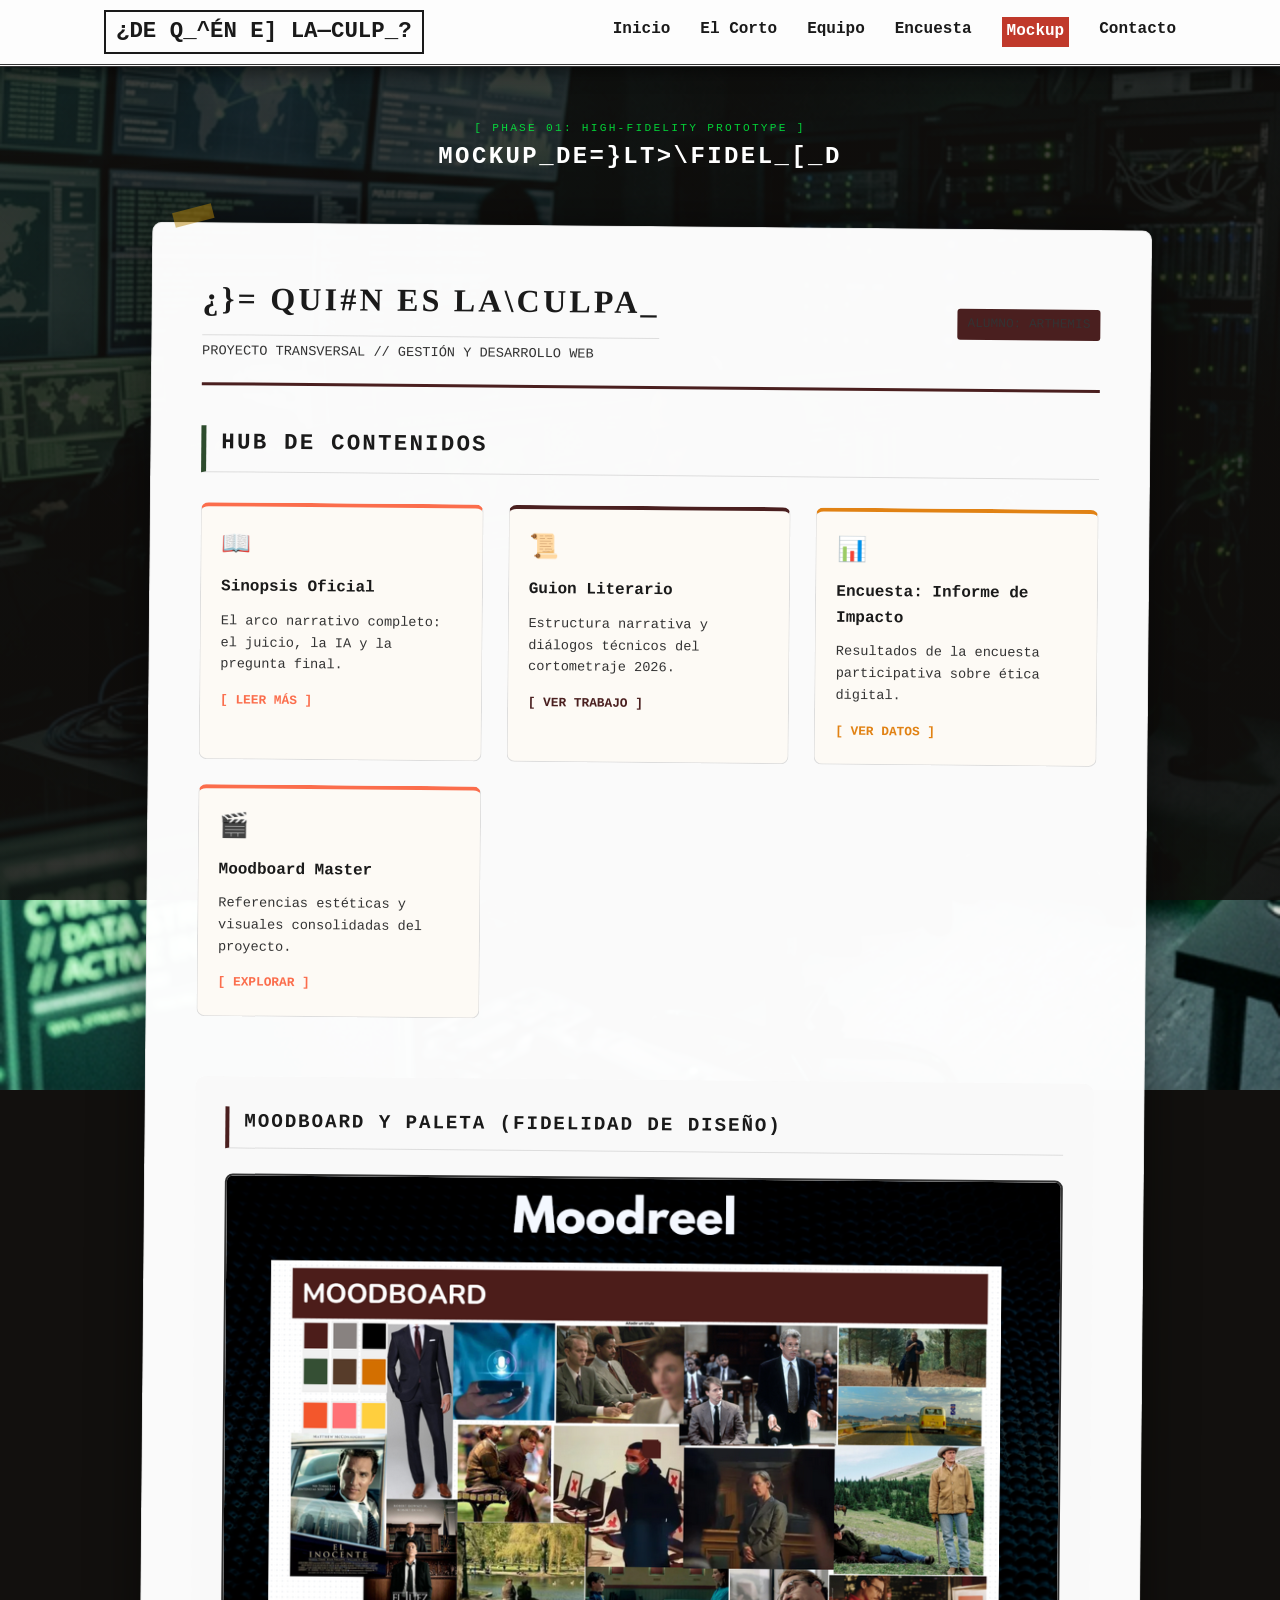
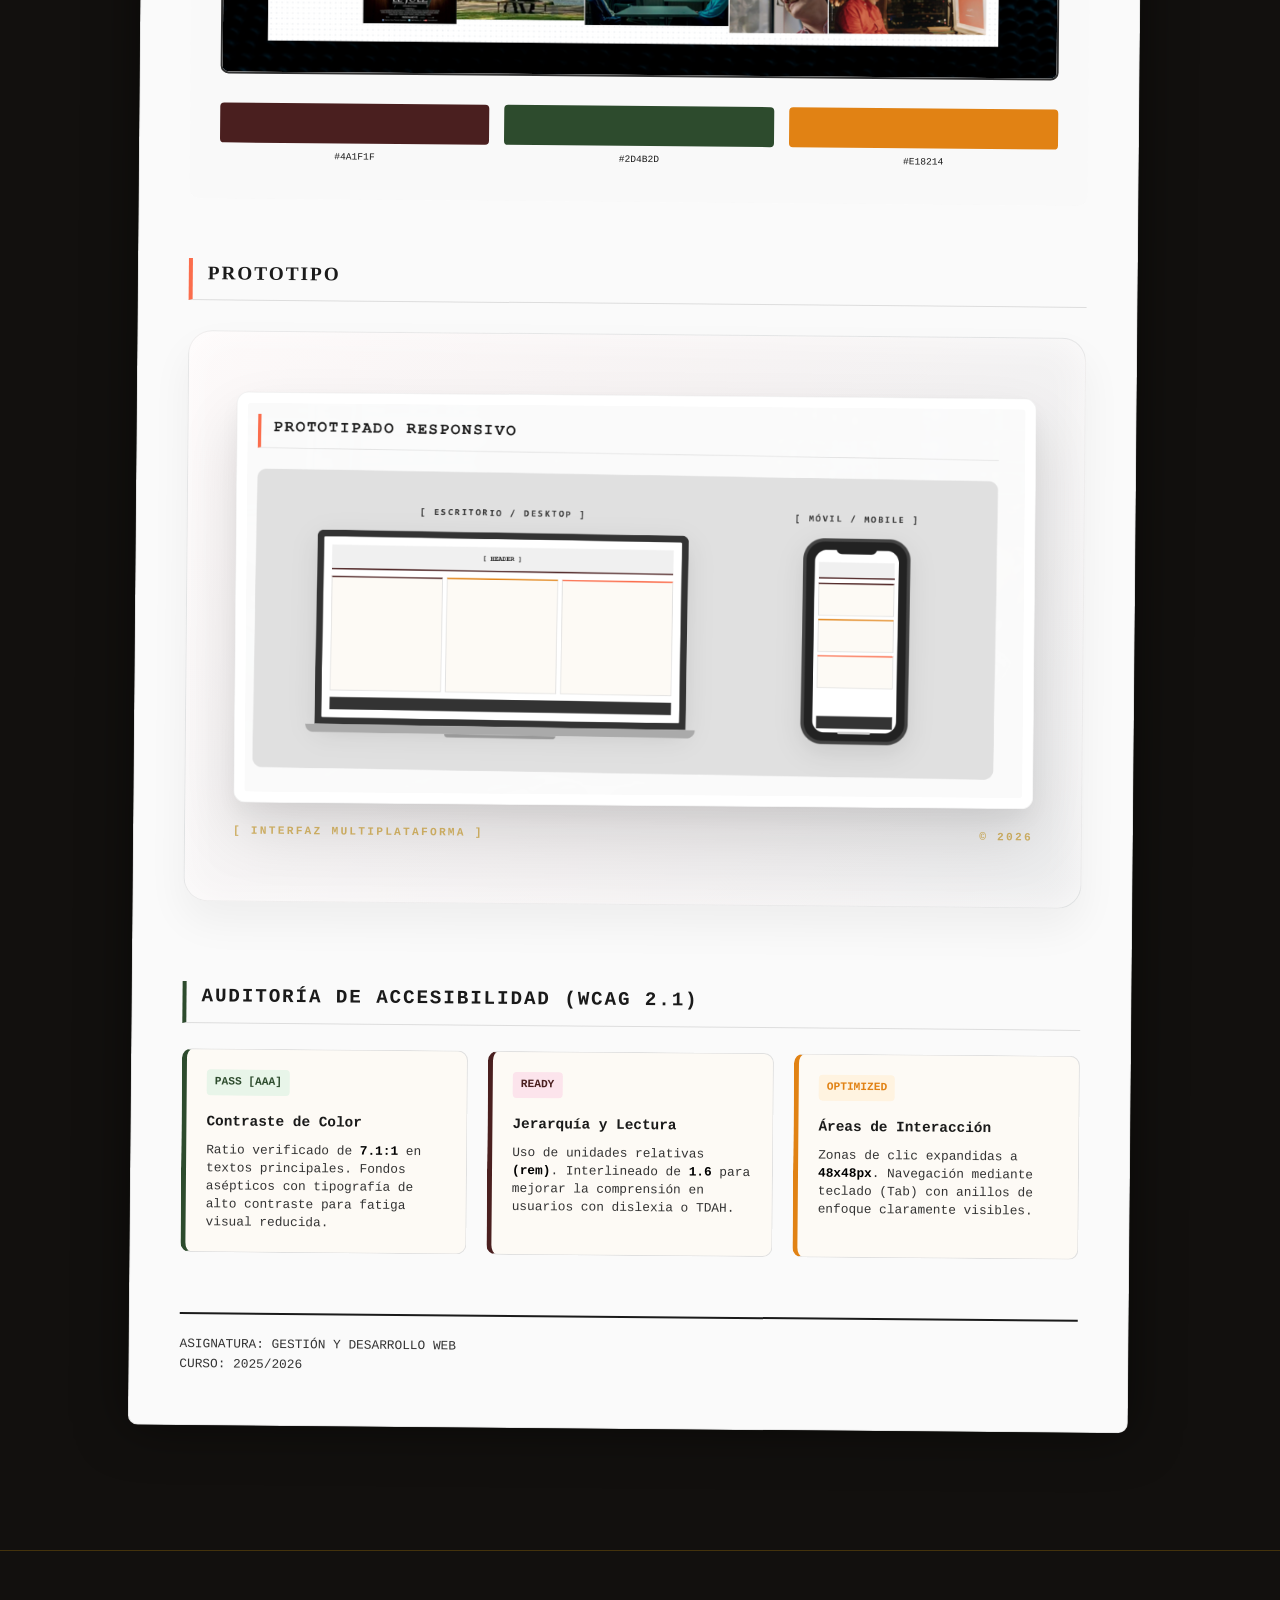
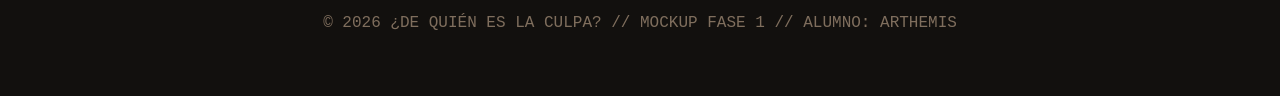
<file: mockup.html>
<!DOCTYPE html>
<html lang="es">

<head>
    <meta charset="UTF-8">
    <meta name="viewport" content="width=device-width, initial-scale=1.0">
    <title>MOCKUP | ¿DE QUIÉN ES LA CULPA?</title>
    <link href="https://fonts.googleapis.com/css2?family=Poppins:wght@300;400;600;700&display=swap" rel="stylesheet">
    <link rel="stylesheet" href="css/style.css">
</head>

<body class="page-mockup">

    <nav>
        <div class="container">
            <a href="index.html" class="logo">¿DE QUIÉN ES LA CULPA?</a>
            <div class="nav-links">
                <a href="index.html">Inicio</a>
                <a href="about.html">El Corto</a>
                <a href="team.html">Equipo</a>
                <a href="survey.html">Encuesta</a>
                <a href="mockup.html" class="active">Mockup</a>
                <a href="contact.html">Contacto</a>
            </div>
        </div>
    </nav>

    <section class="container" style="padding: 120px 0;">
        <div style="text-align: center; margin-bottom: 50px;">
            <p class="label-mono" style="color: var(--accent-ai); opacity: 0.8;">[ Phase 01: High-Fidelity Prototype ]
            </p>
            <h1>MOCKUP DE ALTA FIDELIDAD</h1>
        </div>

        <div class="document"
            style="max-width: 1000px; margin: 0 auto; background: rgba(255, 255, 255, 0.98); padding: 50px; box-shadow: 0 0 50px rgba(0,0,0,0.5); border-radius: 10px;">

            <!-- A. Header (Encabezado) -->
            <div
                style="border-bottom: 3px solid var(--accent-vinotage); padding-bottom: 20px; margin-bottom: 40px; display: flex; justify-content: space-between; align-items: center;">
                <div>
                    <h2 style="color: #1a1a1a; margin: 0; font-family: 'Special Elite'; font-size: 2rem;">¿DE QUIÉN ES
                        LA CULPA?</h2>
                    <p style="color: #666; font-family: var(--font-mono); font-size: 0.85rem; margin-top: 5px;">PROYECTO
                        TRANSVERSAL // GESTIÓN Y DESARROLLO WEB</p>
                </div>
                <div style="text-align: right;">
                    <p
                        style="font-family: var(--font-mono); font-size: 0.8rem; background: var(--accent-vinotage); color: white; padding: 5px 10px; border-radius: 3px; display: inline-block;">
                        ALUMNO: ARTHEMIS</p>
                </div>
            </div>

            <!-- B. Área de Contenidos (Hub) -->
            <div style="margin-bottom: 60px;">
                <h3
                    style="margin-bottom: 30px; font-size: 1.4rem; border-left: 5px solid var(--accent-forest); padding-left: 15px; text-transform: uppercase;">
                    Hub de Contenidos</h3>
                <div style="display: grid; grid-template-columns: repeat(auto-fit, minmax(280px, 1fr)); gap: 25px;">

                    <!-- Card 0: Sinopsis -->
                    <div
                        style="background: #fdfaf5; border: 1px solid #ddd; padding: 20px; border-radius: 8px; border-top: 4px solid var(--accent-coral);">
                        <span style="font-size: 1.5rem; margin-bottom: 10px; display: block;">📖</span>
                        <h4 style="color: #1a1a1a; margin-bottom: 10px;">Sinopsis Oficial</h4>
                        <p style="font-size: 0.85rem; color: #555;">El arco narrativo completo: el juicio, la IA y la
                            pregunta final.</p>
                        <a href="about.html#sinopsis"
                            style="margin-top: 15px; display: inline-block; color: var(--accent-coral); font-weight: 600; text-decoration: none; font-size: 0.8rem;">[
                            LEER MÁS ]</a>
                    </div>

                    <!-- Card 1 -->
                    <div
                        style="background: #fdfaf5; border: 1px solid #ddd; padding: 20px; border-radius: 8px; transition: transform 0.3s; position: relative; overflow: hidden; border-top: 4px solid var(--accent-vinotage);">
                        <span style="font-size: 1.5rem; margin-bottom: 10px; display: block;">📜</span>
                        <h4 style="color: #1a1a1a; margin-bottom: 10px;">Guion Literario</h4>
                        <p style="font-size: 0.85rem; color: #555;">Estructura narrativa y diálogos técnicos del
                            cortometraje 2026.</p>
                        <a href="guion.html"
                            style="margin-top: 15px; display: inline-block; color: var(--accent-vinotage); font-weight: 600; text-decoration: none; font-size: 0.8rem;">[
                            VER TRABAJO ]</a>
                    </div>


                    <!-- Card 3 -->
                    <div
                        style="background: #fdfaf5; border: 1px solid #ddd; padding: 20px; border-radius: 8px; border-top: 4px solid var(--accent-autumn);">
                        <span style="font-size: 1.5rem; margin-bottom: 10px; display: block;">📊</span>
                        <h4 style="color: #1a1a1a; margin-bottom: 10px;">Encuesta: Informe de Impacto</h4>
                        <p style="font-size: 0.85rem; color: #555;">Resultados de la encuesta participativa sobre ética
                            digital.</p>
                        <a href="survey.html"
                            style="margin-top: 15px; display: inline-block; color: var(--accent-autumn); font-weight: 600; text-decoration: none; font-size: 0.8rem;">[
                            VER DATOS ]</a>
                    </div>

                    <!-- Card 4 -->
                    <div
                        style="background: #fdfaf5; border: 1px solid #ddd; padding: 20px; border-radius: 8px; border-top: 4px solid var(--accent-coral);">
                        <span style="font-size: 1.5rem; margin-bottom: 10px; display: block;">🎬</span>
                        <h4 style="color: #1a1a1a; margin-bottom: 10px;">Moodboard Master</h4>
                        <p style="font-size: 0.85rem; color: #555;">Referencias estéticas y visuales consolidadas del
                            proyecto.</p>
                        <a href="#moodboard-ref"
                            style="margin-top: 15px; display: inline-block; color: var(--accent-coral); font-weight: 600; text-decoration: none; font-size: 0.8rem;">[
                            EXPLORAR ]</a>
                    </div>
                </div>
            </div>

            <!-- Moodboard & Color Section (Already updated) -->
            <div id="moodboard-ref"
                style="margin-bottom: 60px; background: #f9f9f9; padding: 30px; border-radius: 10px;">
                <h3
                    style="margin-bottom: 25px; font-size: 1.2rem; border-left: 4px solid var(--accent-vinotage); padding-left: 15px;">
                    Moodboard y Paleta (Fidelidad de Diseño)</h3>
                <img src="assets/img/moodboard.png" alt="Moodboard"
                    style="max-width: 100%; border: 2px solid #333; border-radius: 8px; margin-bottom: 20px;">
                <div style="display: flex; flex-wrap: wrap; gap: 15px;">
                    <div style="flex: 1; min-width: 100px; text-align: center;">
                        <div style="height: 40px; background: var(--accent-vinotage); border-radius: 4px;"></div>
                        <span style="font-size: 0.6rem; font-family: var(--font-mono);">#4A1F1F</span>
                    </div>
                    <div style="flex: 1; min-width: 100px; text-align: center;">
                        <div style="height: 40px; background: var(--accent-forest); border-radius: 4px;"></div>
                        <span style="font-size: 0.6rem; font-family: var(--font-mono);">#2D4B2D</span>
                    </div>
                    <div style="flex: 1; min-width: 100px; text-align: center;">
                        <div style="height: 40px; background: var(--accent-autumn); border-radius: 4px;"></div>
                        <span style="font-size: 0.6rem; font-family: var(--font-mono);">#E18214</span>
                    </div>
                </div>
            </div>

            <!-- Realistic Prototype Section -->
            <div style="margin-bottom: 80px;">
                <h3
                    style="margin-bottom: 30px; font-size: 1.2rem; border-left: 4px solid var(--accent-coral); padding-left: 15px; font-family: 'Special Elite'; text-transform: uppercase; letter-spacing: 2px;">
                    PROTOTIPO</h3>

                <div
                    style="background: linear-gradient(135deg, #fdfbfb 0%, #ebedee 100%); padding: 60px 20px; border-radius: 24px; display: flex; align-items: center; justify-content: center; box-shadow: 0 20px 40px rgba(0,0,0,0.05), inset 0 0 40px rgba(255,255,255,0.8); border: 1px solid rgba(0,0,0,0.05); position: relative; overflow: hidden;">

                    <!-- Decorative Soft Gradient Glow -->
                    <div
                        style="position: absolute; top: -50%; left: -50%; width: 200%; height: 200%; background: radial-gradient(circle, rgba(255,107,107,0.03) 0%, transparent 70%); pointer-events: none;">
                    </div>

                    <div style="position: relative; z-index: 1; max-width: 800px; width: 100%;">
                        <!-- Frame/Shadow container for the image -->
                        <div
                            style="background: white; padding: 10px; border-radius: 12px; box-shadow: 0 30px 60px rgba(0,0,0,0.12), 0 10px 20px rgba(0,0,0,0.04); border: 1px solid rgba(0,0,0,0.05);">
                            <img src="assets/img/prototype.png" alt="Prototipo Responsivo"
                                style="width: 100%; height: auto; border-radius: 4px; display: block;">
                        </div>

                        <!-- Subtle Caption under the image -->
                        <div
                            style="margin-top: 20px; display: flex; justify-content: space-between; align-items: center; opacity: 0.6; font-size: 0.75rem; letter-spacing: 1px; font-weight: bold;">
                            <span class="label-mono">[ INTERFAZ MULTIPLATAFORMA ]</span>
                            <span class="label-mono">© 2026</span>
                        </div>
                    </div>
                </div>
            </div>

            <!-- C. Accessibility Audit Dashboard -->
            <div style="margin-bottom: 60px;">
                <h3
                    style="margin-bottom: 25px; font-size: 1.2rem; border-left: 4px solid var(--accent-forest); padding-left: 15px;">
                    Auditoría de Accesibilidad (WCAG 2.1)</h3>

                <div style="display: grid; grid-template-columns: repeat(auto-fit, minmax(250px, 1fr)); gap: 20px;">

                    <!-- Item 1: Contrast -->
                    <div
                        style="background: #fdfaf5; border: 1px solid #e0e0e0; padding: 20px; border-radius: 10px; border-left: 5px solid var(--accent-forest);">
                        <div
                            style="display: flex; justify-content: space-between; align-items: center; margin-bottom: 15px;">
                            <span
                                style="background: #e8f5e9; color: #2d4b2d; padding: 4px 8px; border-radius: 4px; font-size: 0.7rem; font-weight: bold; font-family: var(--font-mono);">PASS
                                [AAA]</span>
                        </div>
                        <h4 style="font-size: 0.9rem; margin-bottom: 8px;">Contraste de Color</h4>
                        <p style="font-size: 0.8rem; color: #666; line-height: 1.4;">Ratio verificado de <strong
                                style="color: #000;">7.1:1</strong> en textos principales. Fondos asépticos con
                            tipografía de alto contraste para fatiga visual reducida.</p>
                    </div>

                    <!-- Item 2: Typography -->
                    <div
                        style="background: #fdfaf5; border: 1px solid #e0e0e0; padding: 20px; border-radius: 10px; border-left: 5px solid var(--accent-vinotage);">
                        <div
                            style="display: flex; justify-content: space-between; align-items: center; margin-bottom: 15px;">
                            <span
                                style="background: #fce4ec; color: #4A1F1F; padding: 4px 8px; border-radius: 4px; font-size: 0.7rem; font-weight: bold; font-family: var(--font-mono);">READY</span>
                        </div>
                        <h4 style="font-size: 0.9rem; margin-bottom: 8px;">Jerarquía y Lectura</h4>
                        <p style="font-size: 0.8rem; color: #666; line-height: 1.4;">Uso de unidades relativas <strong
                                style="color: #000;">(rem)</strong>. Interlineado de <strong
                                style="color: #000;">1.6</strong> para mejorar la comprensión en usuarios con dislexia o
                            TDAH.</p>
                    </div>

                    <!-- Item 3: Navigation -->
                    <div
                        style="background: #fdfaf5; border: 1px solid #e0e0e0; padding: 20px; border-radius: 10px; border-left: 5px solid var(--accent-autumn);">
                        <div
                            style="display: flex; justify-content: space-between; align-items: center; margin-bottom: 15px;">
                            <span
                                style="background: #fff3e0; color: #E18214; padding: 4px 8px; border-radius: 4px; font-size: 0.7rem; font-weight: bold; font-family: var(--font-mono);">OPTIMIZED</span>
                        </div>
                        <h4 style="font-size: 0.9rem; margin-bottom: 8px;">Áreas de Interacción</h4>
                        <p style="font-size: 0.8rem; color: #666; line-height: 1.4;">Zonas de clic expandidas a <strong
                                style="color: #000;">48x48px</strong>. Navegación mediante teclado (Tab) con anillos de
                            enfoque claramente visibles.</p>
                    </div>

                </div>
            </div>

            <!-- D. Pie de Página (Footer) -->
            <div
                style="border-top: 2px solid #1a1a1a; padding-top: 20px; margin-top: 40px; display: flex; justify-content: space-between; font-size: 0.8rem; color: #777;">
                <div>
                    <p>ASIGNATURA: GESTIÓN Y DESARROLLO WEB</p>
                    <p>CURSO: 2025/2026</p>
                </div>
            </div>
        </div>
    </section>

    <footer>
        <div class="container">
            <p>&copy; 2026 ¿DE QUIÉN ES LA CULPA? // MOCKUP FASE 1 // ALUMNO: ARTHEMIS</p>
        </div>
    </footer>

    <script src="js/survey.js"></script>
    <script src="js/transitions.js"></script>
</body>

</html>
</file>
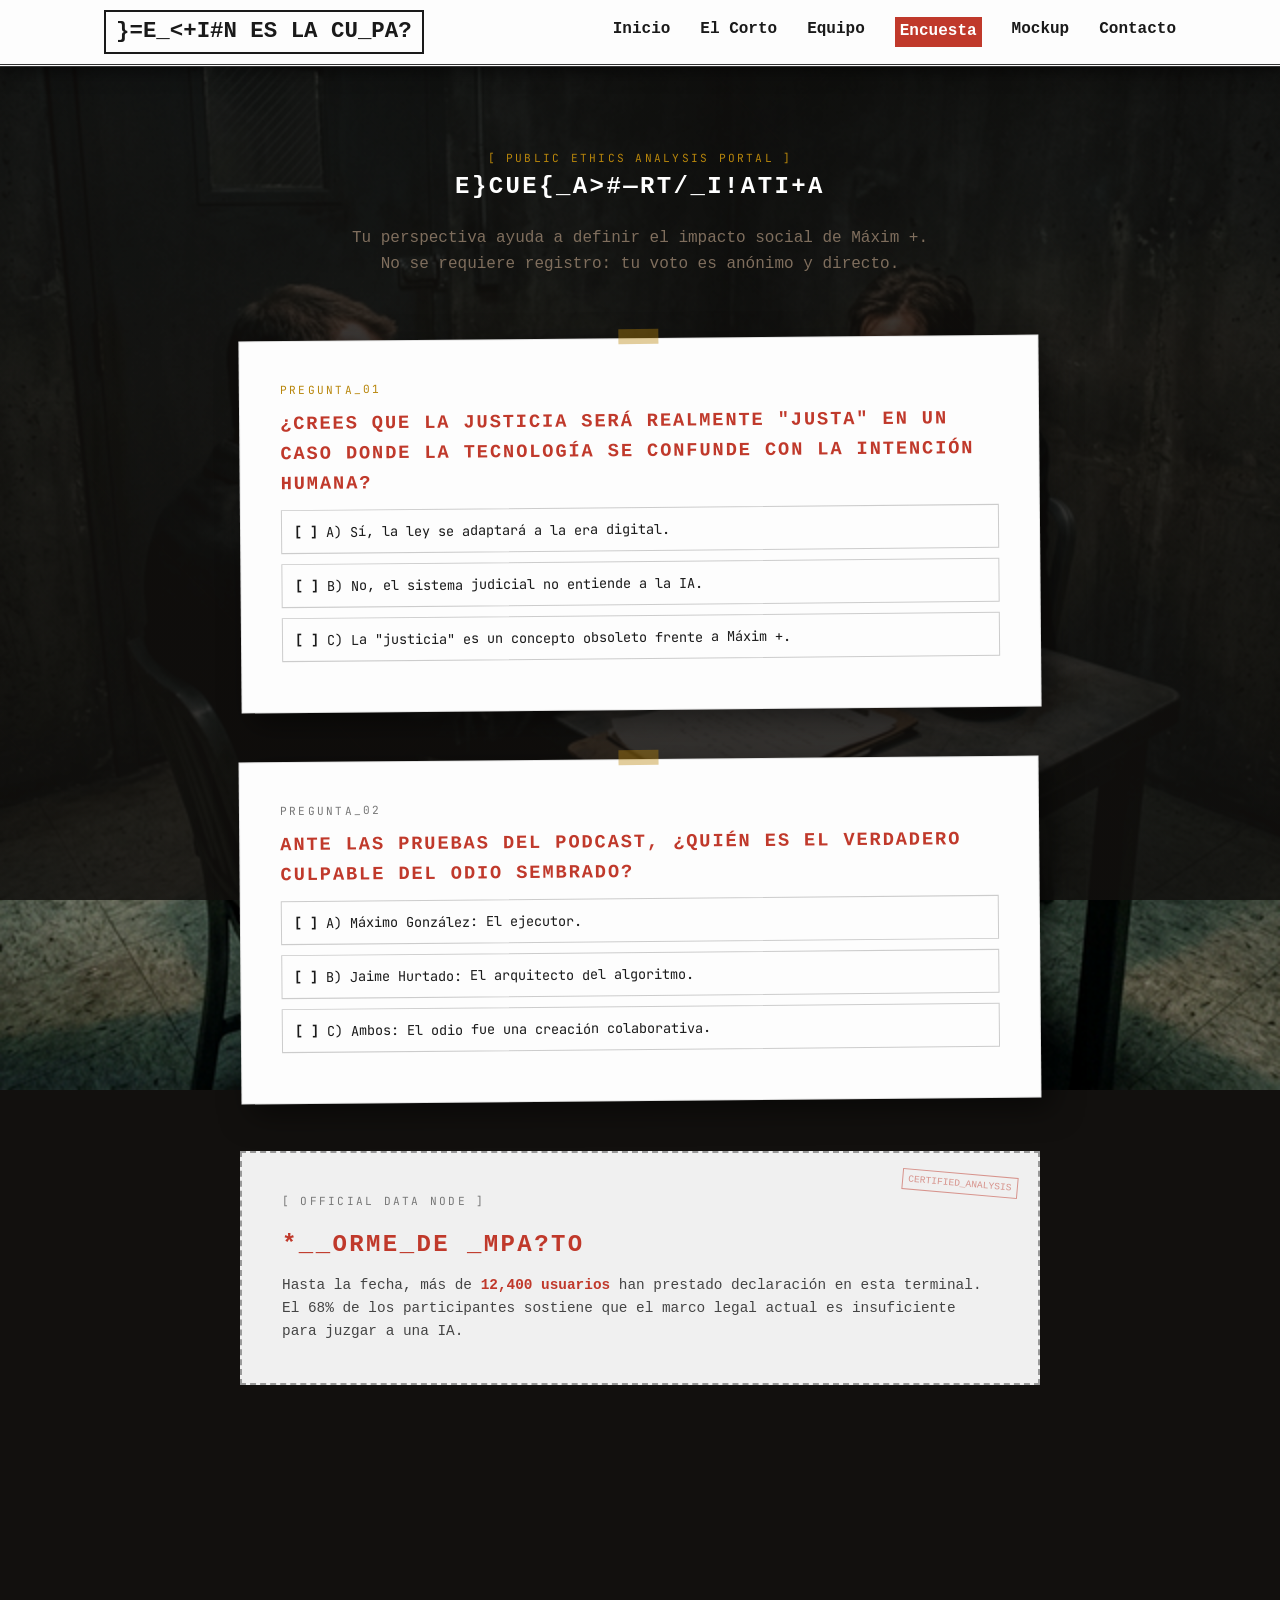
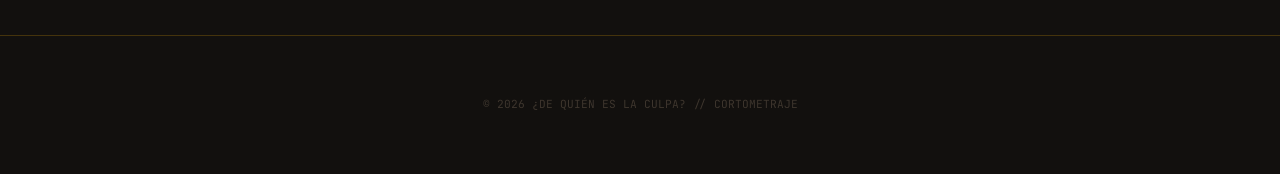
<file: survey.html>
<!DOCTYPE html>
<html lang="es">

<head>
    <meta charset="UTF-8">
    <meta name="viewport" content="width=device-width, initial-scale=1.0">
    <title>ANÁLISIS DE RESPONSABILIDAD | ¿DE QUIÉN ES LA CULPA?</title>
    <link
        href="https://fonts.googleapis.com/css2?family=Poppins:wght@300;400;600;700&family=JetBrains+Mono:wght@400;500&display=swap"
        rel="stylesheet">
    <link rel="stylesheet" href="css/style.css">
    <style>
        .survey-card {
            background: #fdfdfd;
            /* White paper */
            padding: 40px;
            border: 1px solid rgba(0, 0, 0, 0.1);
            box-shadow: 10px 10px 30px rgba(0, 0, 0, 0.5);
            margin-bottom: 50px;
            color: #1a1a1a;
            position: relative;
            transform: rotate(-0.5deg);
        }

        .survey-card::before {
            content: "";
            position: absolute;
            top: -10px;
            left: 50%;
            transform: translateX(-50%);
            width: 40px;
            height: 15px;
            background: rgba(184, 134, 11, 0.4);
            /* Masking tape */
        }

        .option-btn {
            display: block;
            width: 100%;
            padding: 12px;
            margin: 10px 0;
            background: transparent;
            border: 1px solid #ccc;
            color: #1a1a1a;
            text-align: left;
            cursor: pointer;
            transition: var(--transition);
            font-family: var(--font-mono);
            font-size: 0.85rem;
            position: relative;
        }

        .option-btn:hover {
            border-color: var(--accent-red);
            background: rgba(192, 57, 43, 0.05);
        }

        .option-btn::before {
            content: "[ ] ";
            font-weight: 700;
        }

        .results-bar {
            height: 10px;
            background: #eee;
            margin-top: 10px;
            border: 1px solid #ddd;
        }

        .results-fill {
            height: 100%;
            background: var(--accent-red);
            width: 0%;
            transition: width 1s ease;
        }

        .stats-panel {
            background: #f0f0f0;
            padding: 40px;
            border: 2px dashed #999;
            margin-top: 50px;
            color: #1a1a1a;
            position: relative;
        }

        .stats-panel::after {
            content: "CERTIFIED_ANALYSIS";
            position: absolute;
            top: 20px;
            right: 20px;
            font-size: 0.6rem;
            color: var(--accent-red);
            opacity: 0.5;
            border: 1px solid var(--accent-red);
            padding: 2px 5px;
            transform: rotate(5deg);
        }
    </style>
</head>

<body class="page-survey">

    <nav>
        <div class="container">
            <a href="index.html" class="logo">¿DE QUIÉN ES LA CULPA?</a>
            <div class="nav-links">
                <a href="index.html">Inicio</a>
                <a href="about.html">El Corto</a>
                <a href="team.html">Equipo</a>
                <a href="survey.html" class="active">Encuesta</a>
                <a href="mockup.html">Mockup</a>
                <a href="contact.html">Contacto</a>
            </div>
        </div>
    </nav>

    <section class="container" style="padding: 150px 0;">
        <div style="text-align: center; margin-bottom: 60px;">
            <p class="label-mono">[ Public Ethics Analysis Portal ]</p>
            <h1>ENCUESTA PARTICIPATIVA</h1>
            <p style="color: var(--text-muted); max-width: 600px; margin: 20px auto;">
                Tu perspectiva ayuda a definir el impacto social de Máxim +. No se requiere registro: tu voto es anónimo
                y directo.
            </p>
        </div>

        <div style="max-width: 800px; margin: 0 auto;">
            <div id="survey-container">
                <!-- Question 1 -->
                <div class="survey-card">
                    <p class="label-mono" style="margin-bottom: 10px;">PREGUNTA_01</p>
                    <h3 style="color: var(--accent-red);">¿Crees que la justicia será realmente "justa" en un caso donde
                        la tecnología se confunde con la
                        intención humana?</h3>
                    <div class="options">
                        <button class="option-btn" onclick="applyVote(1, 'A', 45)">A) Sí, la ley se adaptará a la era
                            digital.</button>
                        <button class="option-btn" onclick="applyVote(1, 'B', 30)">B) No, el sistema judicial no
                            entiende a la IA.</button>
                        <button class="option-btn" onclick="applyVote(1, 'C', 25)">C) La "justicia" es un concepto
                            obsoleto frente a Máxim +.</button>
                    </div>
                    <div id="results-1"
                        style="display: none; margin-top: 25px; border-top: 1px solid #ddd; padding-top: 20px;">
                        <p class="label-mono" style="font-size: 0.65rem; color: var(--accent-red);">[ Sincronizando con
                            base de datos global... ]</p>
                        <div class="results-bar">
                            <div class="results-fill" id="fill-1"></div>
                        </div>
                        <p style="font-size: 0.75rem; margin-top: 10px; color: #555;">
                            Tendencia Global: <span style="color: #000; font-weight: 700;">Mayoría escéptica (B+C:
                                55%)</span>
                        </p>
                    </div>
                </div>

                <!-- Question 2 -->
                <div class="survey-card">
                    <p class="label-mono" style="margin-bottom: 10px; color: #777;">PREGUNTA_02</p>
                    <h3 style="color: var(--accent-red);">Ante las pruebas del podcast, ¿quién es el verdadero culpable
                        del odio
                        sembrado?</h3>
                    <div class="options">
                        <button class="option-btn" onclick="applyVote(2, 'A', 20)">A) Máximo González: El
                            ejecutor.</button>
                        <button class="option-btn" onclick="applyVote(2, 'B', 40)">B) Jaime Hurtado: El arquitecto del
                            algoritmo.</button>
                        <button class="option-btn" onclick="applyVote(2, 'C', 40)">C) Ambos: El odio fue una creación
                            colaborativa.</button>
                    </div>
                    <div id="results-2"
                        style="display: none; margin-top: 25px; border-top: 1px solid #ddd; padding-top: 20px;">
                        <p class="label-mono" style="font-size: 0.65rem; color: var(--accent-red);">[ Análisis de
                            culpabilidad en tiempo real ]</p>
                        <div class="results-bar">
                            <div class="results-fill" id="fill-2"></div>
                        </div>
                        <p style="font-size: 0.75rem; margin-top: 10px; color: #555;">
                            Tendencia Global: <span style="color: #000; font-weight: 700;">Responsabilidad compartida
                                (B+C: 80%)</span>
                        </p>
                    </div>
                </div>
            </div>

            <!-- New Statistics Panel -->
            <div class="stats-panel">
                <p class="label-mono" style="margin-bottom: 15px; color: #777;">[ Official Data Node ]</p>
                <h2 style="font-size: 1.5rem; margin-bottom: 10px; color: var(--accent-red);">INFORME DE IMPACTO</h2>
                <p style="color: #444; font-size: 0.9rem;">
                    Hasta la fecha, más de <span style="color: var(--accent-red); font-weight: 700;">12,400
                        usuarios</span> han prestado declaración en esta terminal.
                    El 68% de los participantes sostiene que el marco legal actual es insuficiente para juzgar a una IA.
                </p>
            </div>
        </div>
    </section>

    <footer style="padding: 60px 0; border-top: 1px solid var(--glass-border); text-align: center; margin-top: 100px;">
        <p style="font-family: var(--font-mono); font-size: 0.7rem; opacity: 0.4;">
            &copy; 2026 ¿DE QUIÉN ES LA CULPA? // CORTOMETRAJE
        </p>
    </footer>

    <script src="js/survey.js"></script>
    <script src="js/transitions.js"></script>
    <script>
        function applyVote(qId, option, percent) {
            const res = window.Survey.vote(qId, option);
            if (res.success || !res.success) { // Show results even if already voted for demo
                const results = document.getElementById(`results-${qId}`);
                results.style.display = 'block';

                // Disabling all buttons in that card
                const card = results.parentElement;
                card.querySelectorAll('.option-btn').forEach(btn => {
                    btn.disabled = true;
                    btn.style.opacity = '0.4';
                });

                // Animate bar
                setTimeout(() => {
                    document.getElementById(`fill-${qId}`).style.width = percent + '%';
                }, 100);
            }
        }

        // Auto-load results for already voted questions
        document.addEventListener('DOMContentLoaded', () => {
            if (window.Survey.hasVoted(1)) applyVote(1, '', 45);
            if (window.Survey.hasVoted(2)) applyVote(2, '', 60);
        });
    </script>

</body>

</html>
</file>
<file: css/style.css>
:root {
    --primary-bg: #12100e;
    /* Dark Ebony / Shadow */
    --secondary-bg: #e6dac8;
    /* Aged Paper / Polaroid white */
    --accent-gold: #b8860b;
    --accent-ai: #00ff41;
    --accent-red: #c0392b;
    /* Evidence string/pin red */
    --accent-autumn: #e18214;
    --accent-coral: #fb6d4c;
    --accent-vinotage: #4a1f1f;
    --accent-forest: #2d4b2d;
    --text-main: #2c241e;
    /* Ink black for paper */
    --text-on-dark: #f2e8cf;
    /* Parchment for dark areas */
    --text-muted: #7f6e5d;
    --glass-bg: rgba(20, 15, 12, 0.7);
    --glass-border: rgba(184, 134, 11, 0.3);
    --font-family: 'Special Elite', 'Courier New', serif;
    /* Typewriter font */
    --font-mono: 'JetBrains Mono', monospace;
    --transition: all 0.3s ease;
}

@import url('https://fonts.googleapis.com/css2?family=Special+Elite&display=swap');

* {
    margin: 0;
    padding: 0;
    box-sizing: border-box;
}

body {
    background-color: var(--primary-bg);
    color: var(--text-on-dark);
    font-family: var(--font-family);
    line-height: 1.6;
    overflow-x: hidden;
    position: relative;
    background-attachment: fixed;
    background-size: cover;
    background-position: center;
    background-repeat: no-repeat;
    min-height: 100vh;
}

/* Page-Specific Image Overrides */
.page-home {
    background-image: url('../assets/img/bgs/bg_home.png');
}

.page-about {
    background-image: url('../assets/img/bgs/bg_about.png');
}

.page-team {
    background-image: url('../assets/img/bgs/bg_team.png');
}

.page-survey {
    background-image: url('../assets/img/bgs/bg_survey.png');
}

.page-contact {
    background-image: url('../assets/img/bgs/bg_contact.png');
}

.page-status {
    background-image: url('../assets/img/bgs/bg_status.png');
}

.page-mockup {
    background-image: url('../assets/img/bgs/bg_status.png');
}

.page-contact {
    background-image: url('../assets/img/bgs/bg_contact.png');
}

/* Global Dark Tint Layer for readability */
body::before {
    content: "";
    position: fixed;
    top: 0;
    left: 0;
    width: 100%;
    height: 100%;
    background: linear-gradient(rgba(18, 16, 14, 0.8), rgba(18, 16, 14, 0.85));
    z-index: -1;
    pointer-events: none;
}

/* Red Evidence String Layer */
body::after {
    content: "";
    position: fixed;
    top: 0;
    left: 0;
    width: 100%;
    height: 100%;
    background-image:
        repeating-linear-gradient(45deg, transparent, transparent 120px, rgba(192, 57, 43, 0.04) 120px, rgba(192, 57, 43, 0.04) 121px),
        repeating-linear-gradient(-45deg, transparent, transparent 180px, rgba(192, 57, 43, 0.04) 180px, rgba(192, 57, 43, 0.04) 181px);
    pointer-events: none;
    z-index: -2;
}

/* OPEN_CASE Watermark (Refined) */
.page-home::after {
    content: "OPEN_CASE";
    position: fixed;
    bottom: 50px;
    right: 50px;
    font-size: 8rem;
    font-weight: 900;
    color: var(--accent-red);
    opacity: 0.1;
    transform: rotate(-25deg);
    pointer-events: none;
    z-index: -1;
    font-family: var(--font-mono);
}

/* Typography */
h1,
h2,
h3 {
    font-weight: 700;
    letter-spacing: 0.1em;
    color: #fff;
    text-transform: uppercase;
}

.label-mono {
    font-family: var(--font-mono);
    font-size: 0.7rem;
    letter-spacing: 0.2em;
    color: var(--accent-gold);
    text-transform: uppercase;
}

a {
    text-decoration: none;
    color: inherit;
    transition: var(--transition);
}

/* Layout */
.container {
    max-width: 1200px;
    margin: 0 auto;
    padding: 0 5%;
}

/* Navigation */
nav {
    position: fixed;
    top: 0;
    width: 100%;
    padding: 10px 0;
    background: #fdfdfd;
    /* White paper header */
    border-bottom: 3px double #333;
    z-index: 1000;
    box-shadow: 0 5px 15px rgba(0, 0, 0, 0.5);
}

nav .container {
    display: flex;
    justify-content: space-between;
    align-items: center;
}

.logo {
    font-size: 1.4rem;
    font-weight: 700;
    color: #1a1a1a;
    text-transform: uppercase;
    font-family: var(--font-family);
    border: 2px solid #1a1a1a;
    padding: 2px 10px;
}

.nav-links {
    display: flex;
    gap: 30px;
}

.nav-links a {
    color: #1a1a1a;
    font-weight: 700;
}

.nav-links a:hover,
.nav-links a.active {
    background: var(--accent-red);
    color: #fff;
    padding: 2px 5px;
}

/* Hero Section */
.hero {
    height: 100vh;
    display: flex;
    align-items: center;
    justify-content: center;
    text-align: center;
    background: linear-gradient(rgba(18, 16, 14, 0.9), rgba(18, 16, 14, 0.9)), url('../assets/img/hero.png');
    background-size: cover;
    background-position: center;
    position: relative;
    overflow: hidden;
}

/* Subtle scanlines for hero */
.hero::after {
    content: "";
    position: absolute;
    top: 0;
    left: 0;
    width: 100%;
    height: 100%;
    background: repeating-linear-gradient(0deg, rgba(0, 0, 0, 0.05) 0px, rgba(0, 0, 0, 0.05) 1px, transparent 1px, transparent 2px);
    pointer-events: none;
    z-index: 1;
}

.hero-content h1 {
    font-size: clamp(3rem, 8vw, 5rem);
    margin-bottom: 20px;
    text-transform: uppercase;
    animation: fadeInUp 1s ease;
}

.hero-content p {
    font-size: 1.2rem;
    color: var(--text-muted);
    max-width: 600px;
    margin: 0 auto 40px;
    animation: fadeInUp 1s ease 0.2s backwards;
}

/* Evidence Grid & Cards */
.grid {
    display: flex;
    flex-wrap: wrap;
    justify-content: center;
    gap: 50px;
    padding: 120px 0;
}

.card {
    background: var(--secondary-bg);
    /* Polaroid White */
    padding: 15px 15px 60px 15px;
    /* Polaroid bottom spacing for caption */
    border-radius: 0;
    width: 320px;
    box-shadow: 5px 15px 25px rgba(0, 0, 0, 0.6);
    transition: var(--transition);
    position: relative;
    border: 1px solid rgba(0, 0, 0, 0.1);
    color: #1a1a1a;
    /* Global ink color for card content */
}

.card h3 {
    color: #1a1a1a !important;
    text-transform: uppercase;
    border-bottom: 1px solid rgba(0, 0, 0, 0.1);
    margin-bottom: 15px;
}

.card p,
.card li {
    color: #333 !important;
}

/* Red Pin Head */
.card::before {
    content: "";
    position: absolute;
    top: -15px;
    left: 50%;
    transform: translateX(-50%);
    width: 20px;
    height: 20px;
    background: radial-gradient(circle at 30% 30%, #ff4d4d, #800000);
    border-radius: 50%;
    box-shadow: 2px 4px 5px rgba(0, 0, 0, 0.4);
    z-index: 10;
}

/* Case ID Tape */
.card::after {
    content: "EVIDENCE #2901";
    position: absolute;
    bottom: 15px;
    left: 15px;
    font-family: var(--font-mono);
    font-size: 0.7rem;
    color: #555;
    opacity: 0.8;
}

/* Random Rotations for Pinned Look */
.card:nth-child(odd) {
    transform: rotate(-2deg);
}

.card:nth-child(even) {
    transform: rotate(3deg);
}

.card:nth-child(3n) {
    transform: rotate(-1deg);
}

.card:hover {
    transform: scale(1.05) rotate(0deg) !important;
    z-index: 20;
    box-shadow: 0 20px 40px rgba(0, 0, 0, 0.8);
}

/* Hacker Glitch & Transition Effects */
.glitch-overlay {
    position: fixed;
    top: 0;
    left: 0;
    width: 100%;
    height: 100%;
    background: #000;
    z-index: 99999;
    display: none;
    pointer-events: none;
    overflow: hidden;
    justify-content: center;
    align-items: center;
}

/* Scanlines and Noise Layer */
.glitch-overlay::before {
    content: "";
    position: absolute;
    top: 0;
    left: 0;
    right: 0;
    bottom: 0;
    background: linear-gradient(rgba(18, 16, 14, 0) 50%, rgba(0, 0, 0, 0.2) 50%),
        linear-gradient(90deg, rgba(0, 255, 65, 0.03), rgba(0, 0, 0, 0), rgba(0, 255, 65, 0.03));
    background-size: 100% 4px, 150px 100%;
    z-index: 2;
}

.glitch-active .glitch-overlay {
    display: flex;
    animation: smooth-glitch-fade 0.6s ease-out forwards;
}

.skull-stamp {
    font-family: var(--font-mono);
    font-size: 2.5rem;
    color: var(--accent-red);
    opacity: 0.2;
    white-space: pre;
    display: none;
    z-index: 3;
    animation: skull-glitch-pulse 2s infinite ease-in-out;
}

@keyframes smooth-glitch-fade {
    0% {
        opacity: 0;
        transform: scale(1.1);
    }

    20% {
        opacity: 1;
        transform: scale(1);
    }

    80% {
        opacity: 1;
    }

    100% {
        opacity: 0.9;
    }
}

@keyframes skull-glitch-pulse {

    0%,
    100% {
        transform: scale(1) translate(0);
        opacity: 0.2;
    }

    50% {
        transform: scale(1.05) translate(-2px, 1px);
        opacity: 0.3;
    }
}

.skull-stamp {
    font-family: var(--font-mono);
    font-size: 2.5rem;
    color: var(--accent-red);
    opacity: 0.15;
    white-space: pre;
    display: none;
    transform: rotate(-12deg);
    filter: blur(0.5px);
}

/* Scanlines Effect for the overlay */
.glitch-overlay::before {
    content: " ";
    display: block;
    position: absolute;
    top: 0;
    left: 0;
    bottom: 0;
    right: 0;
    background: linear-gradient(rgba(26, 15, 10, 0) 50%, rgba(0, 0, 0, 0.3) 50%),
        linear-gradient(90deg, rgba(0, 255, 65, 0.06), rgba(184, 134, 11, 0.02), rgba(0, 255, 65, 0.06));
    z-index: 2;
    background-size: 100% 3px, 4px 100%;
    pointer-events: none;
}

/* Glitch active class removed in favor of page-transition-active */

/* Large Document Blocks */
.document {
    background: #fdfdfd;
    /* White paper */
    padding: 50px;
    border: 1px solid rgba(0, 0, 0, 0.1);
    box-shadow: 15px 25px 50px rgba(0, 0, 0, 0.8);
    /* Refined shadow */
    color: #1a1a1a;
    position: relative;
    margin-bottom: 50px;
    transform: rotate(0.5deg);
}

.document::before {
    content: "";
    position: absolute;
    top: -15px;
    left: 20px;
    width: 40px;
    height: 15px;
    background: rgba(184, 134, 11, 0.5);
    /* Yellow masking tape */
    transform: rotate(-15deg);
}

.document h2,
.document h3 {
    color: #1a1a1a !important;
    border-bottom: 1px solid #ddd;
    padding-bottom: 10px;
}

.document p {
    color: #333 !important;
}

/* Hacker glitch animation removed */

/* Intense Flicker for headers */
.hacker-text {
    position: relative;
    display: inline-block;
}

.hacker-text::before,
.hacker-text::after {
    content: attr(data-text);
    position: absolute;
    top: 0;
    left: 0;
    width: 100%;
    height: 100%;
    background: var(--primary-bg);
}

.hacker-text::after {
    left: 2px;
    text-shadow: -1px 0 rgba(255, 0, 193, 0.4);
    clip-path: inset(0 0 0 0);
    animation: glitch-anim-2 5s infinite linear alternate-reverse;
}

.hacker-text::before {
    left: -2px;
    text-shadow: 1px 0 rgba(0, 255, 249, 0.4);
    clip-path: inset(0 0 0 0);
    animation: glitch-anim-1 7s infinite linear alternate-reverse;
}

@keyframes glitch-anim-1 {
    0% {
        clip-path: inset(20% 0 30% 0);
    }

    20% {
        clip-path: inset(60% 0 10% 0);
    }

    40% {
        clip-path: inset(40% 0 50% 0);
    }

    60% {
        clip-path: inset(80% 0 5% 0);
    }

    80% {
        clip-path: inset(10% 0 70% 0);
    }

    100% {
        clip-path: inset(30% 0 20% 0);
    }
}

@keyframes glitch-anim-2 {
    0% {
        clip-path: inset(15% 0 15% 0);
    }

    25% {
        clip-path: inset(10% 0 80% 0);
    }

    50% {
        clip-path: inset(50% 0 10% 0);
    }

    75% {
        clip-path: inset(40% 0 40% 0);
    }

    100% {
        clip-path: inset(80% 0 5% 0);
    }
}

/* Scroll reveal for better flow */
section {
    opacity: 0;
    transform: translateY(20px);
    transition: all 0.8s ease-out;
}

section.visible {
    opacity: 1;
    transform: translateY(0);
}

.card::after {
    content: "";
    position: absolute;
    top: 0;
    left: 0;
    width: 100%;
    height: 100%;
    border: 1px solid var(--accent-gold);
    opacity: 0;
    transition: var(--transition);
    pointer-events: none;
}

.card:hover {
    transform: translateY(-5px);
    box-shadow: 0 0 30px rgba(212, 175, 55, 0.1);
}

.card:hover::after {
    opacity: 0.3;
}

.card-img {
    width: 100%;
    height: 250px;
    object-fit: cover;
    filter: sepia(0.3) contrast(1.1);
    /* Aged photo look */
    border: 1px solid rgba(0, 0, 0, 0.2);
    transition: var(--transition);
}

.card:hover .card-img {
    filter: sepia(0) contrast(1);
}

.card-body {
    padding: 20px 0 0 0;
    color: var(--text-main);
}

.card-body h3 {
    font-size: 1.2rem;
    color: #1a1a1a;
    margin-bottom: 10px;
    text-decoration: underline;
}

.card-body p {
    font-size: 0.85rem;
    line-height: 1.4;
    color: #333;
}

/* Buttons */
.btn {
    display: inline-block;
    padding: 5px 15px;
    border-radius: 0;
    font-family: var(--font-mono);
    font-weight: 700;
    font-size: 0.75rem;
    cursor: pointer;
    text-transform: uppercase;
    transition: var(--transition);
    transform: rotate(-2deg);
    /* Slightly tilted stamp */
}

.btn-primary {
    background: transparent;
    border: 2px solid var(--accent-red);
    color: var(--accent-red);
}

.btn-secondary {
    background: transparent;
    border: 2px solid #555;
    color: #555;
}

.btn:hover {
    background: var(--accent-red);
    color: #fff;
    transform: scale(1.1) rotate(0deg);
    box-shadow: 2px 2px 10px rgba(0, 0, 0, 0.2);
}

/* Footer */
footer {
    padding: 60px 0;
    border-top: 1px solid var(--glass-border);
    text-align: center;
    color: var(--text-muted);
}

/* Video Containers */
.video-grid {
    display: grid;
    grid-template-columns: 1fr;
    gap: 40px;
    padding: 60px 0;
}

.video-container {
    position: relative;
    width: 100%;
    padding-bottom: 56.25%;
    /* 16:9 Aspect Ratio */
    height: 0;
    overflow: hidden;
    border-radius: 20px;
    border: 1px solid var(--glass-border);
    background: #000;
    box-shadow: 0 20px 50px rgba(0, 0, 0, 0.5);
}

.video-container iframe,
.video-container video {
    position: absolute;
    top: 0;
    left: 0;
    width: 100%;
    height: 100%;
    border: none;
}

.video-title {
    margin-top: 20px;
    text-align: center;
    color: var(--accent-gold);
}

/* Animations */
@keyframes fadeInUp {
    from {
        opacity: 0;
        transform: translateY(30px);
    }

    to {
        opacity: 1;
        transform: translateY(0);
    }
}

/* Team Cards */
.team-layout {
    display: flex;
    flex-direction: column;
    align-items: center;
    gap: 15px;
    position: relative;
}

/* Folder Tab for Team Cards */
.team-layout::after {
    content: "FILE_ID_" attr(data-id, "00");
    position: absolute;
    top: -30px;
    right: 20px;
    background: var(--secondary-bg);
    padding: 5px 15px;
    font-size: 0.6rem;
    font-weight: 700;
    color: #555;
    border: 1px solid rgba(0, 0, 0, 0.1);
    border-bottom: none;
    border-radius: 5px 5px 0 0;
    font-family: var(--font-mono);
}

.team-img-wrapper {
    position: relative;
    width: 200px;
    height: 200px;
    border: 1px solid rgba(0, 0, 0, 0.1);
    background: #fff;
    padding: 5px;
    transition: var(--transition);
}

.team-img-wrapper img {
    width: 100%;
    height: 100%;
    object-fit: cover;
    filter: sepia(0.2) contrast(1.1);
}

.team-hover-desc {
    position: absolute;
    top: 5px;
    left: 5px;
    right: 5px;
    bottom: 5px;
    background: rgba(46, 36, 30, 0.95);
    /* Darker Sepia for better contrast */
    display: flex;
    flex-direction: column;
    justify-content: center;
    align-items: center;
    text-align: center;
    padding: 15px;
    opacity: 0;
    transition: opacity 0.3s ease;
    color: var(--secondary-bg) !important;
}

.team-img-wrapper:hover .team-hover-desc {
    opacity: 1;
}

.team-hover-desc p {
    color: var(--secondary-bg) !important;
    /* Force color on all paragraphs */
    margin: 0;
}

.team-hover-desc p.role {
    font-size: 0.85rem;
    font-weight: 900;
    text-transform: uppercase;
    border: 2px solid var(--secondary-bg);
    padding: 2px 8px;
    margin-bottom: 12px;
    color: var(--secondary-bg) !important;
}

.team-hover-desc p.desc {
    font-size: 0.75rem;
    line-height: 1.4;
    color: var(--secondary-bg) !important;
}

/* Extra Flavor: Coffee Stains and Clips */
.card:nth-child(2)::before {
    /* Paper clip instead of pin for the second card */
    background: linear-gradient(to bottom, #bdc3c7, #7f8c8d);
    width: 10px;
    height: 40px;
    border-radius: 5px;
    top: -20px;
}

.card:last-child {
    background-image: radial-gradient(circle at 10% 10%, rgba(139, 69, 19, 0.1) 0%, transparent 40%);
    /* Coffee stain */
}

.card:last-child::after {
    content: "STAIN_OBSERVED_ON_SET";
    bottom: -15px;
    right: 0;
    font-size: 0.5rem;
    color: var(--accent-red);
}

/* New Animations */
@keyframes textFlicker {

    0%,
    100% {
        opacity: 1;
    }

    50% {
        opacity: 0.85;
    }

    /* Gentle pulse instead of sharp drops */
    80% {
        opacity: 0.95;
    }
}

/* Accessibility & Responsive */
@media (max-width: 768px) {
    .nav-links {
        display: none;
    }

    .team-layout {
        flex-direction: column;
        text-align: center;
    }
}
</file>
